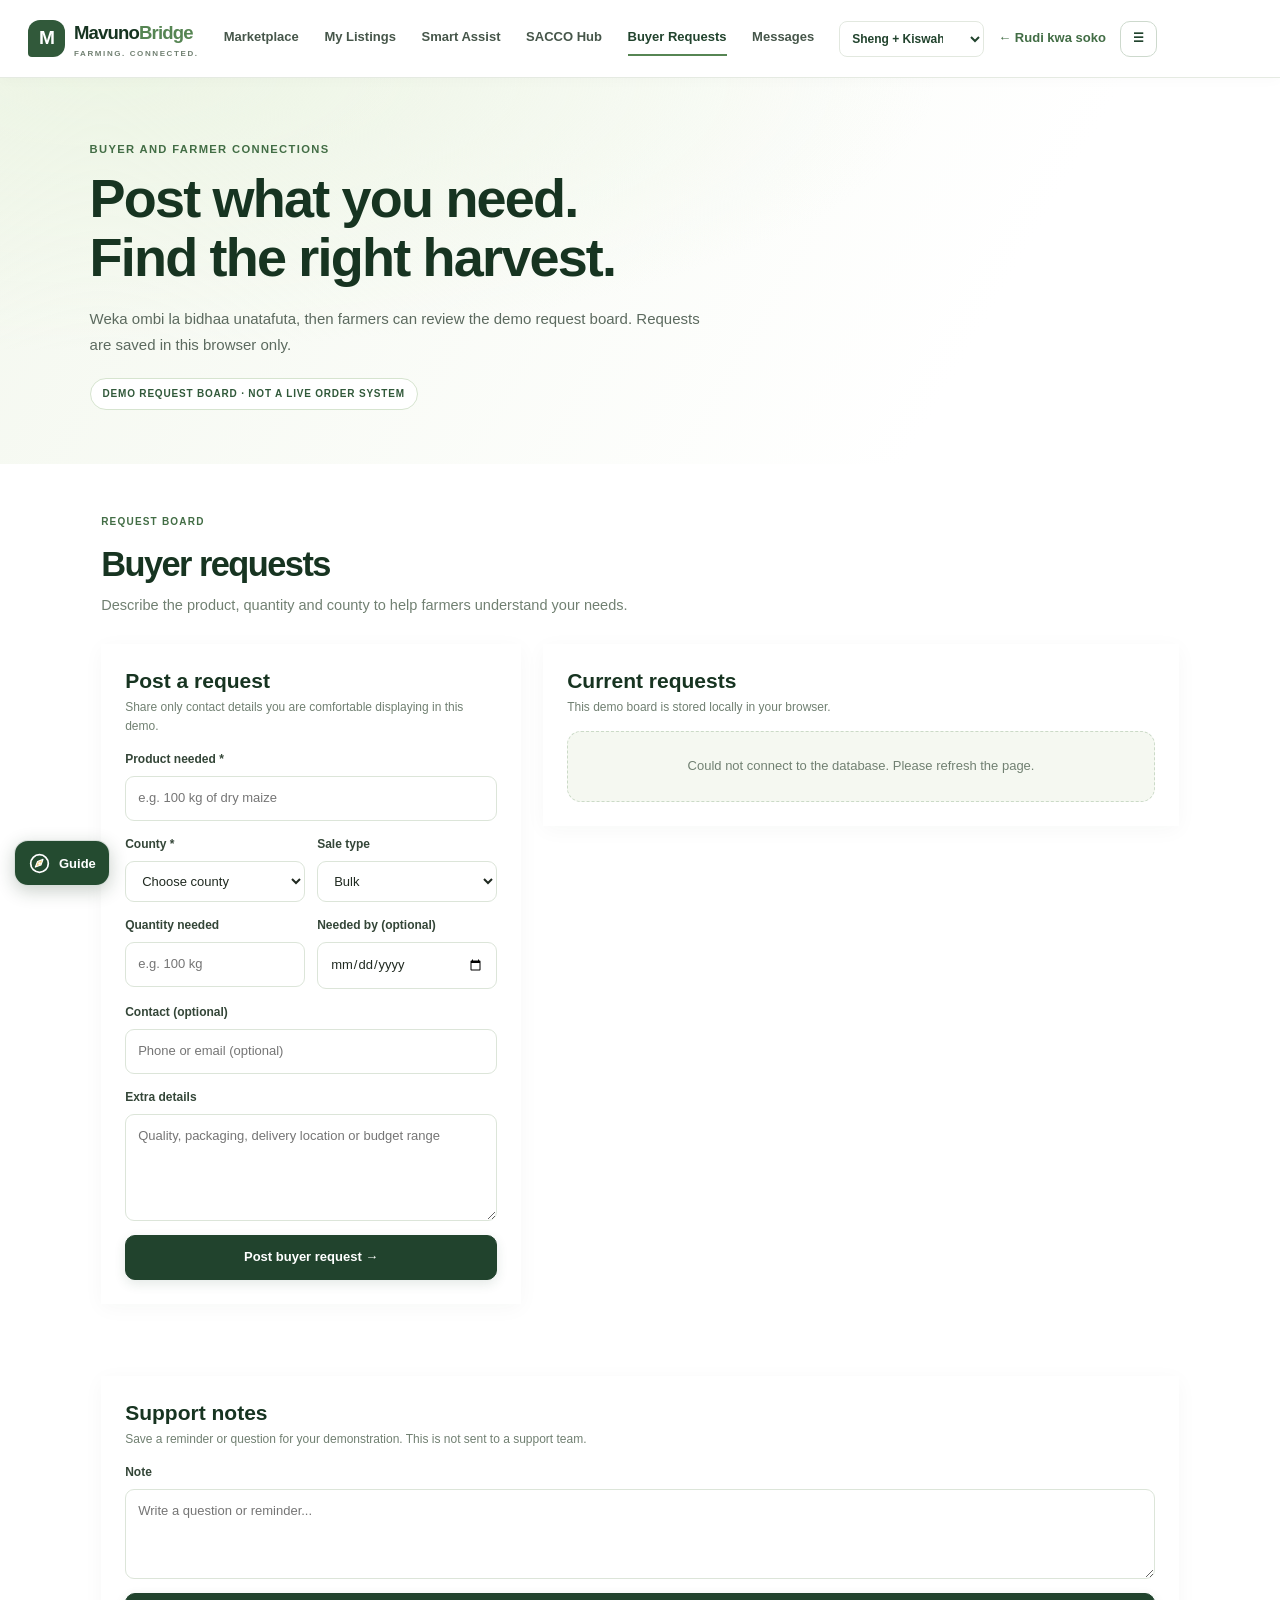
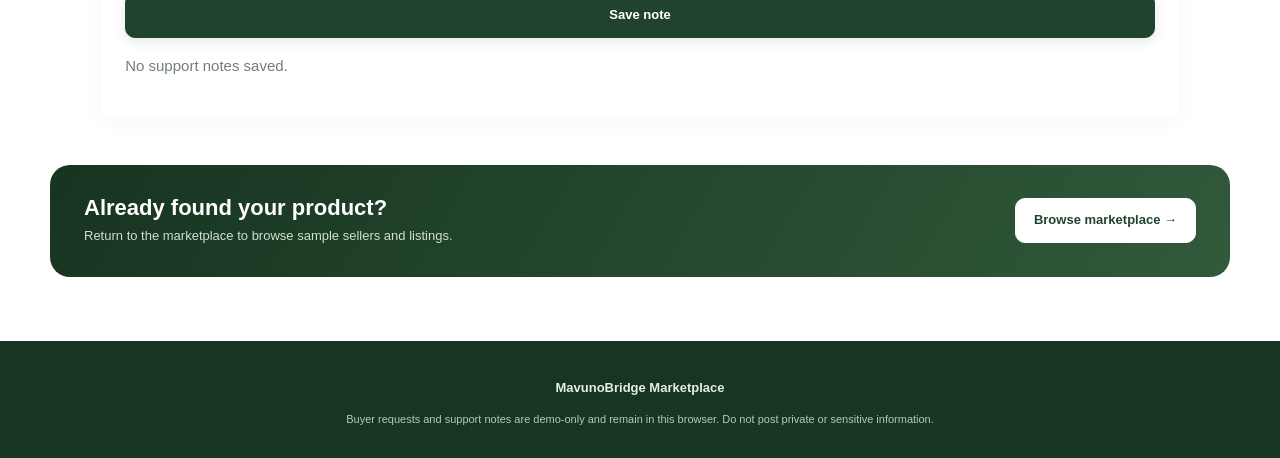
<file: buyer-requests.html>
<!DOCTYPE html>
<html lang="en">
  
<script src="website-tour.js?v=4" defer></script>

<head>
  <meta charset="UTF-8">
  <meta name="viewport" content="width=device-width, initial-scale=1.0">
  <meta name="theme-color" content="#183522">

  <title>Buyer Requests | MavunoBridge</title>

  <link rel="stylesheet" href="style.css?v=13">
  <link rel="stylesheet" href="pages.css?v=2">

  <script src="language.js?v=2" defer></script>
  <script src="chat.js?v=2" defer></script>
</head>

<body>
  <header class="topbar">
    <a class="brand" href="index.html">
      <span class="brand-mark">M</span>
      <span>
        Mavuno<span class="brand-light">Bridge</span>
        <small>FARMING. CONNECTED.</small>
      </span>
    </a>

    <nav class="page-nav" id="mainNav">
      <a href="index.html">Marketplace</a>
      <a href="my-listings.html">My Listings</a>
      <a href="smart-assist.html">Smart Assist</a>
      <a href="sacco.html">SACCO Hub</a>
      <a href="buyer-requests.html" aria-current="page">Buyer Requests</a>
      <a href="messages.html">Messages</a>
    </nav>

    <div class="top-actions">
      <label class="language-picker">
        <span class="sr-only">Choose language</span>
        <select id="languageSelect" aria-label="Choose language">
          <option value="mix">Sheng + Kiswahili</option>
          <option value="en">English</option>
          <option value="sw">Kiswahili</option>
        </select>
      </label>

      <a class="text-link" href="index.html">← Marketplace</a>

      <button
        class="button small"
        id="menuToggle"
        type="button"
        aria-label="Toggle navigation"
      >☰</button>
    </div>
  </header>

  <main class="page-shell">
    <section class="page-hero">
      <p class="eyebrow">BUYER AND FARMER CONNECTIONS</p>

      <h1>
        Post what you need.<br>
        Find the right harvest.
      </h1>

      <p>
        Weka ombi la bidhaa unatafuta, then farmers can review
        the demo request board. Requests are saved in this browser only.
      </p>

      <span class="demo-label">
        DEMO REQUEST BOARD · NOT A LIVE ORDER SYSTEM
      </span>
    </section>

    <section class="section page-section">
      <div class="section-heading">
        <div>
          <p class="eyebrow">REQUEST BOARD</p>
          <h2>Buyer requests</h2>

          <p class="muted">
            Describe the product, quantity and county to help farmers
            understand your needs.
          </p>
        </div>
      </div>

      <div class="board-grid">
        <section class="panel">
          <h2>Post a request</h2>

          <p class="muted">
            Share only contact details you are comfortable displaying
            in this demo.
          </p>

          <form class="stack-form" id="demandForm">
            <label>
              Product needed *
              <input
                id="dProduct"
                name="product"
                maxlength="100"
                placeholder="e.g. 100 kg of dry maize"
                required
              >
            </label>

            <div class="form-row">
              <label>
                County *
                <select id="dCounty" name="county" required>
                  <option value="">Choose county</option>
                </select>
              </label>

              <label>
                Sale type
                <select id="dType" name="type">
                  <option value="Bulk">Bulk</option>
                  <option value="Retail">Retail</option>
                  <option value="Both">Either</option>
                </select>
              </label>
            </div>

            <div class="form-row">
              <label>
                Quantity needed
                <input
                  id="dQty"
                  name="quantity"
                  maxlength="60"
                  placeholder="e.g. 100 kg"
                >
              </label>

              <label>
                Needed by (optional)
                <input id="dDate" name="date" type="date">
              </label>
            </div>

            <label>
              Contact (optional)
              <input
                id="dContact"
                name="contact"
                maxlength="100"
                placeholder="Phone or email (optional)"
              >
            </label>

            <label>
              Extra details
              <textarea
                id="dDetails"
                name="details"
                maxlength="600"
                rows="4"
                placeholder="Quality, packaging, delivery location or budget range"
              ></textarea>
            </label>

            <button class="button button-green" type="submit">
              Post buyer request →
            </button>
          </form>
        </section>

        <section class="panel">
          <h2>Current requests</h2>

          <p class="muted">
            This demo board is stored locally in your browser.
          </p>

          <div class="item-list" id="demandList">
            <p class="empty-note">Loading requests...</p>
          </div>
        </section>
      </div>
    </section>

    <section class="section page-section">
      <div class="panel">
        <h2>Support notes</h2>

        <p class="muted">
          Save a reminder or question for your demonstration.
          This is not sent to a support team.
        </p>

        <form class="ask-form" id="supportForm">
          <label>
            Note
            <textarea
              id="supportText"
              maxlength="500"
              rows="3"
              placeholder="Write a question or reminder..."
              required
            ></textarea>
          </label>

          <button class="button button-green" type="submit">
            Save note
          </button>
        </form>

        <div class="item-list" id="supportList" style="margin-top: 16px">
          <p class="muted">No support notes saved.</p>
        </div>
      </div>
    </section>

    <div class="page-cta">
      <div>
        <h2>Already found your product?</h2>
        <p>
          Return to the marketplace to browse sample sellers and listings.
        </p>
      </div>

      <a class="button button-light" href="index.html#marketplace">
        Browse marketplace →
      </a>
    </div>
  </main>

  <footer class="footer">
    <a href="index.html">MavunoBridge Marketplace</a>

    <p>
      Buyer requests and support notes are demo-only and remain in this
      browser. Do not post private or sensitive information.
    </p>
  </footer>
</body>
</html>
</file>
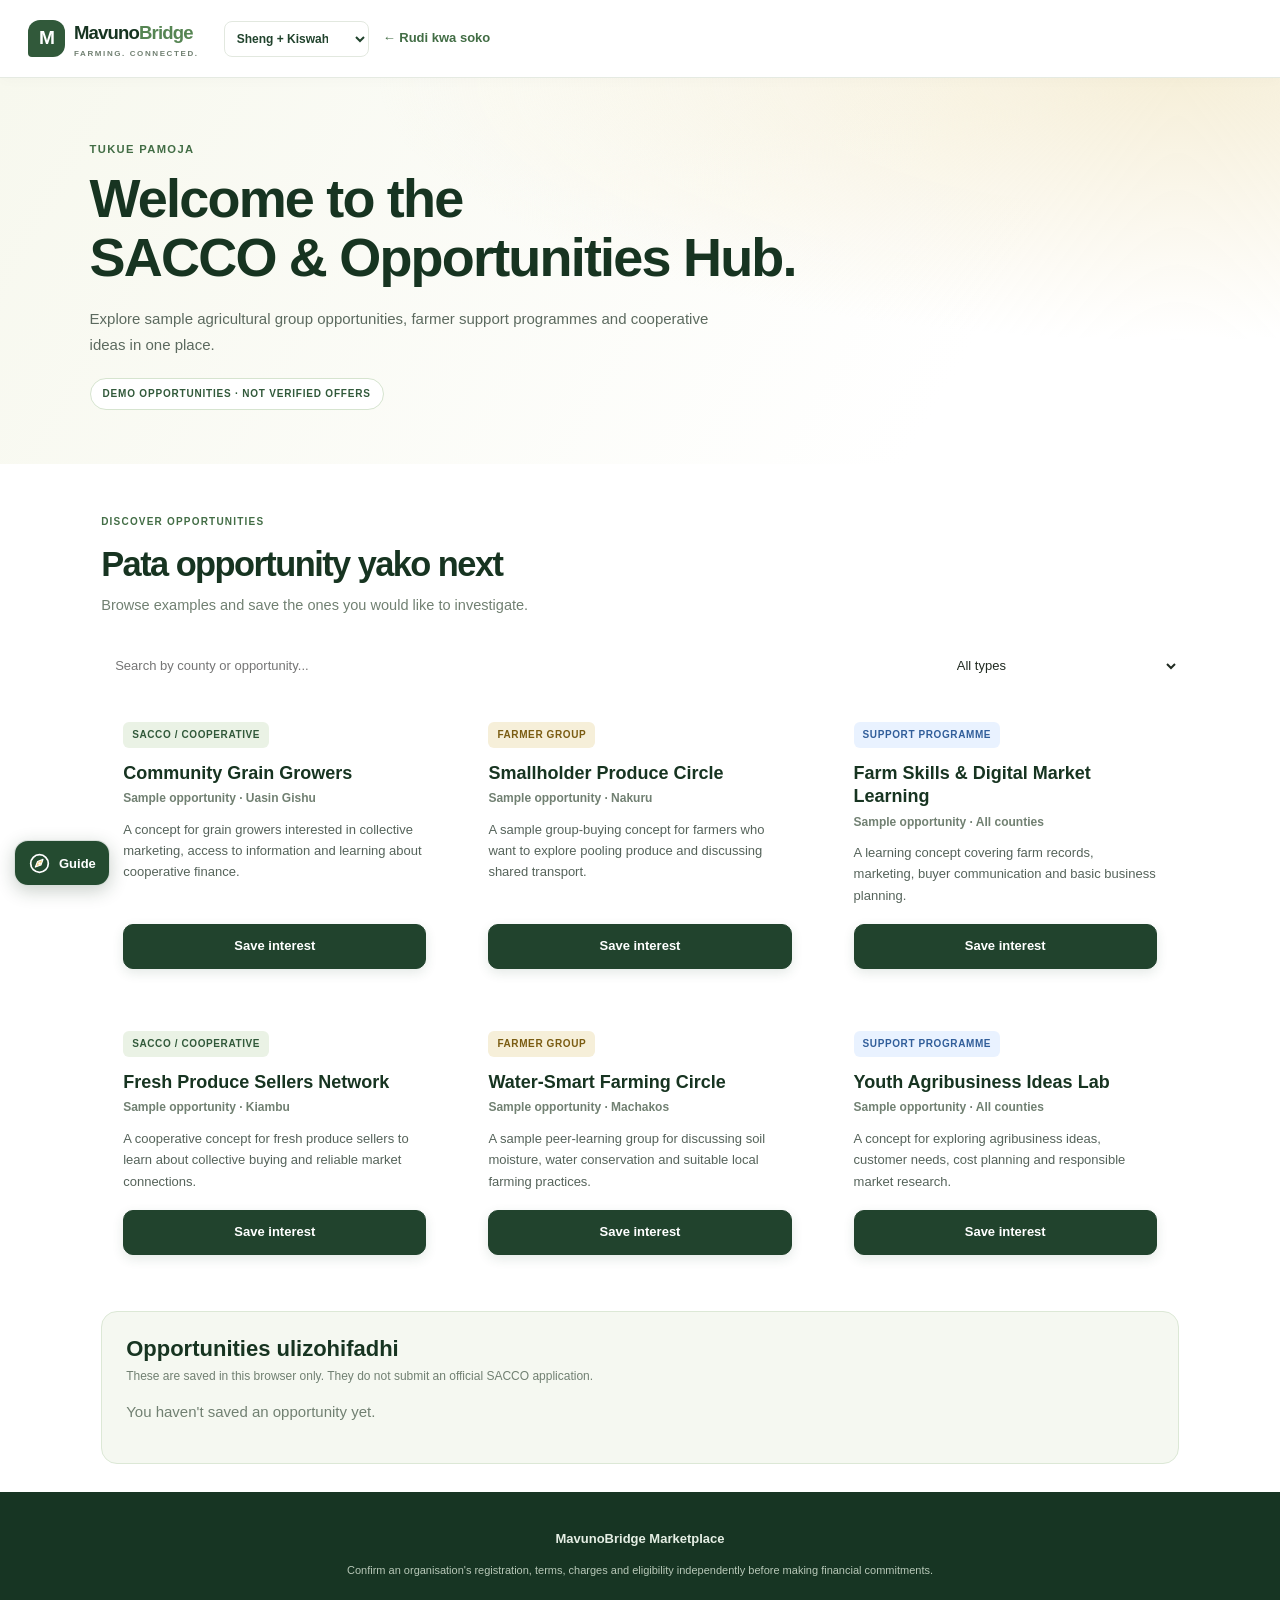
<file: sacco.html>
<!DOCTYPE html>
<html lang="en">

<script src="website-tour.js?v=4" defer></script>
<head>
  <meta charset="UTF-8">
  <meta name="viewport" content="width=device-width, initial-scale=1.0">
  <meta name="theme-color" content="#183522">

  <title>SACCO Hub | MavunoBridge</title>

  <link rel="stylesheet" href="style.css?v=13">
  <link rel="stylesheet" href="pages.css?v=2">

  <script src="language.js?v=2" defer></script>
  <script src="sacco.js?v=2" defer></script>
</head>
<body>
  <header class="topbar">
    <a class="brand" href="index.html">
      <span class="brand-mark">M</span>
      <span>Mavuno<span class="brand-light">Bridge</span><small>FARMING. CONNECTED.</small></span>
    </a>
    <div class="top-actions">
      <label class="language-picker">
        <span class="sr-only">Choose language</span>
        <select id="languageSelect" aria-label="Choose language">
          <option value="mix">Sheng + Kiswahili</option>
          <option value="en">English</option>
          <option value="sw">Kiswahili</option>
        </select>
      </label>
      <a href="index.html" class="text-link">← Marketplace</a>
    </div>
  </header>

  <main class="page-shell">
    <section class="page-hero sacco-hero">
      <p class="eyebrow">GROW TOGETHER</p>
      <h1>Welcome to the<br>SACCO & Opportunities Hub.</h1>
      <p>Explore sample agricultural group opportunities, farmer support programmes and cooperative ideas in one place.</p>
      <span class="demo-label">DEMO OPPORTUNITIES · NOT VERIFIED OFFERS</span>
    </section>

    <section class="section page-section">
      <div class="section-heading">
        <div>
          <p class="eyebrow">DISCOVER OPPORTUNITIES</p>
          <h2>Find your next opportunity</h2>
          <p class="muted">Browse examples and save the ones you would like to investigate.</p>
        </div>
      </div>

      <div class="sacco-controls">
        <input type="search" id="saccoSearch" placeholder="Search by county or opportunity..." aria-label="Search opportunities">
        <select id="saccoType" aria-label="Filter opportunity type">
          <option value="All">All types</option>
          <option value="SACCO">SACCO / cooperative</option>
          <option value="Group">Farmer group</option>
          <option value="Programme">Support programme</option>
        </select>
      </div>

      <div class="sacco-grid" id="saccoGrid">
        <article class="sacco-card" data-type="SACCO">
          <span class="opportunity-type">SACCO / COOPERATIVE</span>
          <h3>Community Grain Growers</h3>
          <p class="sacco-location">Sample opportunity · Uasin Gishu</p>
          <p>A concept for grain growers interested in collective marketing, access to information and learning about cooperative finance.</p>
          <button class="button button-green interest-button" data-opportunity="Community Grain Growers" type="button">Save interest</button>
        </article>

        <article class="sacco-card" data-type="Group">
          <span class="opportunity-type">FARMER GROUP</span>
          <h3>Smallholder Produce Circle</h3>
          <p class="sacco-location">Sample opportunity · Nakuru</p>
          <p>A sample group-buying concept for farmers who want to explore pooling produce and discussing shared transport.</p>
          <button class="button button-green interest-button" data-opportunity="Smallholder Produce Circle" type="button">Save interest</button>
        </article>

        <article class="sacco-card" data-type="Programme">
          <span class="opportunity-type">SUPPORT PROGRAMME</span>
          <h3>Farm Skills & Digital Market Learning</h3>
          <p class="sacco-location">Sample opportunity · All counties</p>
          <p>A learning concept covering farm records, marketing, buyer communication and basic business planning.</p>
          <button class="button button-green interest-button" data-opportunity="Farm Skills & Digital Market Learning" type="button">Save interest</button>
        </article>

        <article class="sacco-card" data-type="SACCO">
          <span class="opportunity-type">SACCO / COOPERATIVE</span>
          <h3>Fresh Produce Sellers Network</h3>
          <p class="sacco-location">Sample opportunity · Kiambu</p>
          <p>A cooperative concept for fresh produce sellers to learn about collective buying and reliable market connections.</p>
          <button class="button button-green interest-button" data-opportunity="Fresh Produce Sellers Network" type="button">Save interest</button>
        </article>

        <article class="sacco-card" data-type="Group">
          <span class="opportunity-type">FARMER GROUP</span>
          <h3>Water-Smart Farming Circle</h3>
          <p class="sacco-location">Sample opportunity · Machakos</p>
          <p>A sample peer-learning group for discussing soil moisture, water conservation and suitable local farming practices.</p>
          <button class="button button-green interest-button" data-opportunity="Water-Smart Farming Circle" type="button">Save interest</button>
        </article>

        <article class="sacco-card" data-type="Programme">
          <span class="opportunity-type">SUPPORT PROGRAMME</span>
          <h3>Youth Agribusiness Ideas Lab</h3>
          <p class="sacco-location">Sample opportunity · All counties</p>
          <p>A concept for exploring agribusiness ideas, customer needs, cost planning and responsible market research.</p>
          <button class="button button-green interest-button" data-opportunity="Youth Agribusiness Ideas Lab" type="button">Save interest</button>
        </article>
      </div>

      <div class="interest-panel">
        <h2>Saved interests</h2>
        <p class="muted">These are saved in this browser only. They do not submit an official SACCO application.</p>
        <div id="savedInterests">
          <p class="muted">You haven't saved an opportunity yet.</p>
        </div>
      </div>
    </section>
  </main>

  <footer class="footer">
    <a href="index.html">MavunoBridge Marketplace</a>
    <p>Confirm an organisation's registration, terms, charges and eligibility independently before making financial commitments.</p>
  </footer>
</body>
</html>
</file>
<file: style.css>
/* ==========================================================
   MAVUNOBRIDGE — COMPLETE MARKETPLACE STYLESHEET
   Olive green • Fresh white • Responsive Kenyan farm market
   ========================================================== */

/* -------------------- 1. DESIGN TOKENS -------------------- */

:root {
  --green-950: #173421;
  --green-900: #21432d;
  --green-850: #294d34;
  --green-800: #31593a;
  --green-700: #426d45;
  --green-600: #568553;
  --green-500: #729b62;
  --green-200: #d8e6cf;
  --green-100: #eaf2e5;
  --green-50: #f5f8f1;

  --olive-700: #696c36;
  --olive-500: #8b8c4d;

  --white: #ffffff;
  --ink: #202a21;
  --ink-soft: #566357;
  --muted: #718072;
  --line: #e2e8df;
  --line-strong: #cdd9c9;
  --surface: #ffffff;
  --surface-soft: #f7f9f5;
  --surface-green: #f1f6ed;

  --success: #2f7541;
  --warning: #9b6a19;
  --danger: #b13e36;

  --radius-sm: 8px;
  --radius-md: 13px;
  --radius-lg: 19px;
  --radius-xl: 25px;
  --radius-pill: 999px;

  --shadow-sm: 0 3px 12px rgba(26, 53, 33, 0.05);
  --shadow-md: 0 10px 28px rgba(26, 53, 33, 0.09);
  --shadow-lg: 0 20px 55px rgba(18, 42, 26, 0.18);

  --page-width: 1240px;
  --page-gutter: 28px;

  --font-heading: "Manrope", "DM Sans", Arial, sans-serif;
  --font-body: "DM Sans", Arial, sans-serif;
}

/* -------------------- 2. RESET & GLOBAL -------------------- */

* {
  box-sizing: border-box;
}

html {
  scroll-behavior: smooth;
  scroll-padding-top: 95px;
}

body {
  margin: 0;
  color: var(--ink);
  background: #fff;
  font-family: var(--font-body);
  font-size: 15px;
  line-height: 1.6;
  -webkit-font-smoothing: antialiased;
  text-rendering: optimizeLegibility;
}

body.modal-open {
  overflow: hidden;
}

img {
  max-width: 100%;
}

button,
input,
select,
textarea {
  font: inherit;
}

button,
select {
  cursor: pointer;
}

button,
a,
input,
select,
textarea {
  -webkit-tap-highlight-color: transparent;
}

a {
  color: var(--green-700);
  text-decoration: none;
}

a:hover {
  color: var(--green-900);
}

button:focus-visible,
a:focus-visible,
input:focus-visible,
select:focus-visible,
textarea:focus-visible {
  outline: 3px solid rgba(114, 155, 98, 0.55);
  outline-offset: 3px;
}

button:disabled {
  cursor: not-allowed;
  opacity: 0.65;
}

h1,
h2,
h3,
h4,
p {
  overflow-wrap: anywhere;
}

h1,
h2,
h3,
h4 {
  margin-top: 0;
  font-family: var(--font-heading);
  line-height: 1.22;
}

p {
  margin-top: 0;
}

.hidden,
[hidden] {
  display: none !important;
}

.skip-link {
  position: absolute;
  z-index: 10000;
  top: 8px;
  left: 8px;
  padding: 10px 14px;
  transform: translateY(-150%);
  border-radius: var(--radius-sm);
  background: var(--green-950);
  color: white;
}

.skip-link:focus {
  transform: translateY(0);
}

.section-wrap {
  width: min(var(--page-width), calc(100% - var(--page-gutter) * 2));
  margin-right: auto;
  margin-left: auto;
}

/* -------------------- 3. SHARED BUTTONS -------------------- */

.primary-btn,
.outline-btn,
.text-btn {
  display: inline-flex;
  align-items: center;
  justify-content: center;
  gap: 8px;
  min-height: 44px;
  padding: 11px 17px;
  border: 1px solid transparent;
  border-radius: var(--radius-sm);
  font-size: 0.9rem;
  font-weight: 700;
  line-height: 1.25;
  text-align: center;
  transition:
    background-color 160ms ease,
    border-color 160ms ease,
    color 160ms ease,
    box-shadow 160ms ease,
    transform 160ms ease;
}

.primary-btn {
  background: var(--green-800);
  color: white;
  box-shadow: 0 4px 10px rgba(33, 67, 45, 0.1);
}

.primary-btn:hover {
  transform: translateY(-1px);
  background: var(--green-950);
  color: white;
  box-shadow: 0 6px 15px rgba(33, 67, 45, 0.16);
}

.outline-btn {
  border-color: var(--line-strong);
  background: white;
  color: var(--green-900);
}

.outline-btn:hover {
  border-color: var(--green-600);
  background: var(--green-50);
  color: var(--green-950);
}

.text-btn {
  min-height: 35px;
  padding: 7px 4px;
  border: 0;
  background: transparent;
  color: var(--green-800);
}

.text-btn:hover {
  color: var(--green-950);
  text-decoration: underline;
  text-underline-offset: 3px;
}

.primary-btn:active,
.outline-btn:active {
  transform: translateY(0);
}

/* -------------------- 4. HEADER & NAVIGATION -------------------- */

.topbar {
  position: sticky;
  z-index: 500;
  top: 0;
  display: flex;
  align-items: center;
  gap: 25px;
  width: 100%;
  min-height: 78px;
  padding: 12px max(var(--page-gutter), calc((100vw - var(--page-width)) / 2));
  border-bottom: 1px solid rgba(226, 232, 223, 0.88);
  background: rgba(255, 255, 255, 0.96);
  box-shadow: 0 2px 13px rgba(28, 53, 33, 0.025);
  backdrop-filter: blur(16px);
}

.brand {
  display: inline-flex;
  flex: 0 0 auto;
  align-items: center;
  gap: 9px;
  color: var(--green-950);
  font-family: var(--font-heading);
  font-size: 1.16rem;
  font-weight: 800;
  letter-spacing: -0.045em;
}

.brand:hover {
  color: var(--green-950);
}

.brand-mark {
  display: inline-grid;
  width: 37px;
  height: 37px;
  place-items: center;
  border-radius: 12px 12px 12px 4px;
  background: var(--green-800);
  color: white;
  font-family: var(--font-heading);
  font-size: 1.2rem;
  font-weight: 800;
  letter-spacing: -0.04em;
}

.brand-name {
  white-space: nowrap;
}

.brand-green {
  color: var(--green-600);
}

.main-nav {
  display: flex;
  flex: 1 1 auto;
  align-items: center;
  justify-content: center;
  gap: clamp(12px, 1.5vw, 23px);
}

.main-nav a {
  position: relative;
  padding: 9px 0;
  color: #48584a;
  font-size: 0.84rem;
  font-weight: 600;
  white-space: nowrap;
}

.main-nav a::after {
  position: absolute;
  right: 0;
  bottom: 3px;
  left: 0;
  height: 2px;
  transform: scaleX(0);
  transform-origin: left;
  border-radius: var(--radius-pill);
  background: var(--green-600);
  content: "";
  transition: transform 160ms ease;
}

.main-nav a:hover {
  color: var(--green-950);
}

.main-nav a:hover::after {
  transform: scaleX(1);
}

.header-actions {
  display: flex;
  flex: 0 0 auto;
  align-items: center;
  justify-content: flex-end;
  gap: 9px;
}

.language-control {
  display: grid;
  gap: 2px;
}

.language-label {
  color: var(--muted);
  font-size: 0.64rem;
  font-weight: 700;
}

#languageSelect {
  max-width: 145px;
  min-height: 36px;
  padding: 6px 24px 6px 8px;
  border: 1px solid var(--line);
  border-radius: var(--radius-sm);
  background: #fff;
  color: var(--green-900);
  font-size: 0.75rem;
  font-weight: 600;
}

.header-actions > .outline-btn {
  min-height: 38px;
  padding: 8px 11px;
  font-size: 0.8rem;
}

.user-chip {
  display: flex;
  align-items: center;
  gap: 9px;
  padding: 6px 10px;
  border: 1px solid var(--line);
  border-radius: var(--radius-pill);
  background: var(--surface-soft);
  color: var(--green-900);
  font-size: 0.77rem;
  font-weight: 700;
}

.user-chip .text-btn {
  min-height: auto;
  padding: 2px;
  font-size: 0.74rem;
}

.cart-button {
  white-space: nowrap;
}

.cart-count {
  display: inline-grid;
  min-width: 22px;
  height: 22px;
  padding: 1px 5px;
  place-items: center;
  border-radius: var(--radius-pill);
  background: var(--green-100);
  color: var(--green-900);
  font-size: 0.72rem;
  font-weight: 800;
}

.menu-button {
  display: none;
  width: 42px;
  height: 42px;
  flex: 0 0 auto;
  place-items: center;
  border: 1px solid var(--line);
  border-radius: 10px;
  background: #fff;
  color: var(--green-900);
  font-size: 1.3rem;
}

/* -------------------- 5. HERO SECTION -------------------- */

.hero {
  position: relative;
  display: grid;
  grid-template-columns: minmax(0, 1.04fr) minmax(310px, 0.96fr);
  align-items: center;
  gap: clamp(28px, 5vw, 70px);
  min-height: 490px;
  padding: 60px max(var(--page-gutter), calc((100vw - var(--page-width)) / 2));
  overflow: hidden;
  background:
    radial-gradient(ellipse at 0% 0%, rgba(232, 242, 224, 0.94), transparent 45%),
    linear-gradient(120deg, #f8faf5 0%, #f0f5e9 58%, #e6efdf 100%);
}

.hero-content {
  position: relative;
  z-index: 1;
  max-width: 620px;
}

.eyebrow {
  display: inline-flex;
  align-items: center;
  gap: 7px;
  color: var(--green-700);
  font-size: 0.7rem;
  font-weight: 800;
  letter-spacing: 0.12em;
  line-height: 1.5;
  text-transform: uppercase;
}

.hero h1 {
  max-width: 650px;
  margin: 17px 0 20px;
  color: var(--green-950);
  font-family: var(--font-heading);
  font-size: clamp(2.45rem, 4.8vw, 4.45rem);
  font-weight: 800;
  letter-spacing: -0.065em;
  line-height: 1.08;
}

.hero h1 span {
  display: block;
  color: var(--green-600);
}

.hero-description {
  max-width: 570px;
  margin-bottom: 25px;
  color: #5a6a5b;
  font-size: clamp(0.95rem, 1.2vw, 1.06rem);
  line-height: 1.8;
}

.hero-buttons {
  display: flex;
  flex-wrap: wrap;
  align-items: center;
  gap: 12px;
}

.hero-buttons .primary-btn,
.hero-buttons .outline-btn {
  min-height: 49px;
  padding: 13px 18px;
}

.hero-stats {
  display: flex;
  flex-wrap: wrap;
  gap: clamp(22px, 4vw, 46px);
  margin-top: 37px;
  padding-top: 23px;
  border-top: 1px solid rgba(49, 89, 58, 0.15);
}

.hero-stat {
  display: grid;
  gap: 3px;
}

.hero-stat strong {
  color: var(--green-950);
  font-family: var(--font-heading);
  font-size: 1.25rem;
  font-weight: 800;
  letter-spacing: -0.035em;
}

.hero-stat span {
  color: var(--muted);
  font-size: 0.76rem;
}

.demo-note {
  margin: 19px 0 0;
  color: #748174;
  font-size: 0.72rem;
  line-height: 1.6;
}

.demo-note > span {
  color: var(--green-600);
  font-size: 0.65rem;
}

.hero-visual {
  position: relative;
  min-height: 365px;
  overflow: hidden;
  border: 7px solid rgba(255, 255, 255, 0.76);
  border-radius: 34px 34px 12px 34px;
  background-color: #dce9d3;
  background-image:
    linear-gradient(0deg, rgba(20, 48, 28, 0.17), transparent 52%),
    url("https://images.unsplash.com/photo-1542838132-92c53300491e?auto=format&fit=crop&w=1100&q=80");
  background-position: center;
  background-size: cover;
  box-shadow: var(--shadow-lg);
}

.hero-visual::before {
  position: absolute;
  inset: 0;
  border: 1px solid rgba(255, 255, 255, 0.28);
  border-radius: inherit;
  content: "";
  pointer-events: none;
}

.hero-visual-tag {
  position: absolute;
  right: 18px;
  bottom: 18px;
  left: 18px;
  display: flex;
  align-items: center;
  gap: 12px;
  padding: 14px 16px;
  border: 1px solid rgba(255, 255, 255, 0.65);
  border-radius: 15px;
  background: rgba(255, 255, 255, 0.94);
  box-shadow: var(--shadow-sm);
  backdrop-filter: blur(12px);
}

.hero-tag-icon {
  display: grid;
  width: 43px;
  height: 43px;
  flex: 0 0 auto;
  place-items: center;
  border-radius: 12px;
  background: var(--green-100);
  font-size: 1.35rem;
}

.hero-visual-tag strong,
.hero-visual-tag small {
  display: block;
}

.hero-visual-tag strong {
  color: var(--green-950);
  font-family: var(--font-heading);
  font-size: 0.9rem;
  font-weight: 800;
}

.hero-visual-tag small {
  margin-top: 3px;
  color: var(--muted);
  font-size: 0.73rem;
}

/* -------------------- 6. SECTION HEADINGS -------------------- */

.category-section,
.marketplace,
.feature-area {
  padding-top: 67px;
}

.section-heading {
  display: flex;
  align-items: flex-end;
  justify-content: space-between;
  gap: 25px;
  margin-bottom: 26px;
}

.section-heading > div {
  min-width: 0;
}

.section-heading h2 {
  margin: 7px 0 7px;
  color: var(--green-950);
  font-family: var(--font-heading);
  font-size: clamp(1.65rem, 3vw, 2.15rem);
  font-weight: 800;
  letter-spacing: -0.045em;
}

.section-heading p {
  margin: 0;
  color: var(--muted);
  font-size: 0.91rem;
  line-height: 1.7;
}

.section-heading > .text-btn {
  flex: 0 0 auto;
}

/* -------------------- 7. CATEGORY CARDS -------------------- */

.category-grid {
  display: grid;
  grid-template-columns: repeat(5, minmax(0, 1fr));
  gap: 15px;
}

.category-card {
  position: relative;
  display: block;
  min-width: 0;
  aspect-ratio: 1.23 / 1;
  padding: 0;
  overflow: hidden;
  border: 2px solid transparent;
  border-radius: var(--radius-lg);
  background: #e6efdf;
  box-shadow: var(--shadow-sm);
  color: white;
  text-align: left;
  isolation: isolate;
  transition:
    transform 170ms ease,
    border-color 170ms ease,
    box-shadow 170ms ease;
}

.category-card:hover {
  transform: translateY(-3px);
  box-shadow: var(--shadow-md);
}

.category-card.selected {
  border-color: var(--green-600);
  box-shadow:
    0 0 0 3px rgba(86, 133, 83, 0.13),
    var(--shadow-md);
}

.cat-image {
  position: absolute;
  z-index: -2;
  inset: 0;
  display: block;
  background-position: center;
  background-size: cover;
  background-repeat: no-repeat;
  transition: transform 250ms ease;
}

.category-card:hover .cat-image {
  transform: scale(1.055);
}

.cat-shade {
  position: absolute;
  z-index: -1;
  inset: 0;
  background:
    linear-gradient(
      180deg,
      rgba(20, 41, 25, 0.01) 8%,
      rgba(20, 41, 25, 0.1) 42%,
      rgba(20, 41, 25, 0.78) 100%
    );
}

.cat-name {
  position: absolute;
  right: 11px;
  bottom: 13px;
  left: 12px;
  color: white;
  font-family: var(--font-heading);
  font-size: clamp(0.86rem, 1.3vw, 1.04rem);
  font-weight: 800;
  line-height: 1.2;
  text-shadow: 0 1px 5px rgba(0, 0, 0, 0.22);
}

.category-loading {
  grid-column: 1 / -1;
  display: flex;
  align-items: center;
  gap: 10px;
  min-height: 80px;
  padding: 20px;
  border: 1px dashed var(--line-strong);
  border-radius: var(--radius-md);
  color: var(--muted);
}

.loading-dot {
  display: inline-block;
  width: 10px;
  height: 10px;
  flex: 0 0 auto;
  border-radius: 50%;
  background: var(--green-600);
  animation: loading-pulse 1.1s ease-in-out infinite;
}

@keyframes loading-pulse {
  0%, 100% {
    transform: scale(0.85);
    opacity: 0.5;
  }

  50% {
    transform: scale(1.15);
    opacity: 1;
  }
}

/* -------------------- 8. MARKETPLACE FILTER BAR -------------------- */

.marketplace {
  scroll-margin-top: 95px;
}

.marketplace-heading {
  margin-bottom: 22px;
}

.filters {
  display: grid;
  grid-template-columns: minmax(210px, 1.8fr) repeat(5, minmax(125px, 1fr)) auto;
  align-items: end;
  gap: 10px;
  padding: 16px;
  border: 1px solid var(--line);
  border-radius: var(--radius-lg);
  background: var(--surface-soft);
}

.search-box {
  display: flex;
  align-items: center;
  gap: 9px;
  min-width: 0;
  min-height: 43px;
  padding: 0 12px;
  border: 1px solid var(--line-strong);
  border-radius: var(--radius-sm);
  background: white;
}

.search-box:focus-within {
  border-color: var(--green-600);
  box-shadow: 0 0 0 3px rgba(86, 133, 83, 0.1);
}

.search-icon {
  flex: 0 0 auto;
  color: var(--green-700);
  font-size: 1.5rem;
  line-height: 1;
}

.search-box input {
  width: 100%;
  min-width: 0;
  min-height: 40px;
  padding: 8px 0;
  border: 0;
  outline: 0;
  background: transparent;
  color: var(--ink);
  font-size: 0.83rem;
}

.search-box input:focus-visible {
  outline: 0;
}

.search-box input::placeholder {
  color: #95a095;
}

.filter-control {
  display: grid;
  min-width: 0;
  gap: 5px;
}

.filter-control > span {
  color: #6e7b6e;
  font-size: 0.68rem;
  font-weight: 700;
}

.filter-control select {
  width: 100%;
  min-width: 0;
  min-height: 43px;
  padding: 9px 23px 9px 10px;
  border: 1px solid var(--line-strong);
  border-radius: var(--radius-sm);
  background: white;
  color: #39483b;
  font-size: 0.77rem;
}

.filter-control select:hover {
  border-color: var(--green-500);
}

.clear-filters {
  min-height: 43px;
  padding: 10px 12px;
  font-size: 0.77rem;
  white-space: nowrap;
}

/* -------------------- 9. PRICE GUIDE -------------------- */

.fair-guide {
  display: flex;
  align-items: center;
  justify-content: space-between;
  gap: 25px;
  margin-top: 15px;
  padding: 18px 20px;
  border: 1px solid #dfe8d8;
  border-radius: var(--radius-md);
  background:
    linear-gradient(105deg, #f2f7ed, #f9fbf6);
}

.fair-guide-intro {
  display: flex;
  align-items: flex-start;
  gap: 12px;
  min-width: 0;
}

.fair-guide-icon {
  display: grid;
  width: 40px;
  height: 40px;
  flex: 0 0 auto;
  place-items: center;
  border-radius: 12px;
  background: white;
  box-shadow: var(--shadow-sm);
  font-size: 1.25rem;
}

.fair-guide-intro strong {
  display: block;
  margin-bottom: 3px;
  color: var(--green-950);
  font-family: var(--font-heading);
  font-size: 0.88rem;
  font-weight: 800;
}

.fair-guide-intro p {
  max-width: 460px;
  margin: 0;
  color: var(--muted);
  font-size: 0.76rem;
  line-height: 1.55;
}

.fair-guide-prices {
  display: flex;
  flex-wrap: wrap;
  justify-content: flex-end;
  gap: 10px 20px;
}

.fair-guide-prices > span {
  display: grid;
  gap: 2px;
}

.fair-guide-prices small {
  color: var(--muted);
  font-size: 0.68rem;
}

.fair-guide-prices strong {
  color: var(--green-900);
  font-size: 0.81rem;
}

/* -------------------- 10. LISTING RESULTS -------------------- */

.result-row {
  display: flex;
  align-items: center;
  justify-content: space-between;
  gap: 15px;
  min-height: 52px;
  padding: 13px 1px;
  color: var(--muted);
  font-size: 0.8rem;
}

#resultCount {
  font-weight: 700;
}

.active-category {
  color: var(--green-700);
  font-weight: 700;
}

.listing-grid {
  display: grid;
  grid-template-columns: repeat(4, minmax(0, 1fr));
  align-items: stretch;
  gap: 20px;
}

.listing-loading {
  grid-column: 1 / -1;
  display: flex;
  align-items: center;
  gap: 12px;
  min-height: 130px;
  padding: 22px;
  border: 1px dashed var(--line-strong);
  border-radius: var(--radius-lg);
  color: var(--muted);
}

.listing-loading p {
  margin: 0;
}

.product-card {
  display: flex;
  min-width: 0;
  flex-direction: column;
  overflow: hidden;
  border: 1px solid var(--line);
  border-radius: var(--radius-lg);
  background: white;
  box-shadow: var(--shadow-sm);
  transition:
    transform 180ms ease,
    border-color 180ms ease,
    box-shadow 180ms ease;
}

.product-card:hover {
  transform: translateY(-3px);
  border-color: #c9d9c3;
  box-shadow: var(--shadow-md);
}

.product-image-wrap {
  position: relative;
  min-height: 180px;
  overflow: hidden;
  background: linear-gradient(135deg, #edf4e7, #dce8d3);
}

.product-image {
  display: block;
  width: 100%;
  height: 198px;
  object-fit: cover;
  object-position: center;
  background: #edf4e7;
  color: var(--green-800);
  font-size: 0.8rem;
}

.product-image-fallback {
  display: flex;
  width: 100%;
  min-height: 180px;
  align-items: center;
  justify-content: center;
  background: linear-gradient(135deg, #edf4e7, #dce8d3);
  color: var(--green-800);
  font-size: 0.85rem;
  font-weight: 700;
  text-align: center;
}

.sale-badge,
.demo-badge {
  position: absolute;
  z-index: 1;
  display: inline-flex;
  align-items: center;
  justify-content: center;
  max-width: calc(100% - 20px);
  padding: 6px 9px;
  border: 1px solid rgba(255, 255, 255, 0.65);
  border-radius: var(--radius-pill);
  font-size: 0.64rem;
  font-weight: 800;
  line-height: 1.15;
  overflow-wrap: anywhere;
}

.sale-badge {
  top: 11px;
  left: 11px;
  background: rgba(255, 255, 255, 0.94);
  color: var(--green-900);
}

.demo-badge {
  right: 10px;
  bottom: 10px;
  background: rgba(31, 63, 42, 0.92);
  color: white;
  letter-spacing: 0.035em;
}

.product-body {
  display: flex;
  flex: 1;
  flex-direction: column;
  padding: 16px;
}

.product-body > small {
  margin-bottom: 6px;
  color: var(--green-700);
  font-size: 0.69rem;
  font-weight: 800;
  letter-spacing: 0.055em;
  text-transform: uppercase;
}

.product-body h3 {
  min-height: 44px;
  margin: 0 0 9px;
  color: var(--green-950);
  font-size: 1.03rem;
  font-weight: 800;
  letter-spacing: -0.025em;
  line-height: 1.35;
}

.product-body .location {
  margin: 0 0 9px;
  color: var(--muted);
  font-size: 0.75rem;
}

.seller-trust-note {
  margin: 0 0 6px;
  color: #788277;
  font-size: 0.66rem;
  line-height: 1.45;
}

.seller-review-summary {
  min-height: 29px;
  margin: 0 0 9px;
  color: var(--green-700);
  font-size: 0.68rem;
  line-height: 1.45;
}

.product-body .price {
  margin: 4px 0 8px;
  color: var(--green-900);
  font-family: var(--font-heading);
  font-size: 1.27rem;
  font-weight: 800;
  letter-spacing: -0.035em;
  line-height: 1.3;
}

.product-body .price span {
  color: var(--muted);
  font-family: var(--font-body);
  font-size: 0.73rem;
  font-weight: 500;
  letter-spacing: 0;
}

.fair {
  display: inline-flex;
  align-self: flex-start;
  align-items: center;
  max-width: 100%;
  margin: 0 0 5px;
  padding: 5px 8px;
  border-radius: 6px;
  font-size: 0.64rem;
  font-weight: 800;
  line-height: 1.35;
}

.fair-within {
  background: #eaf5e8;
  color: #2f703b;
}

.fair-below {
  background: #e9f3f7;
  color: #30677a;
}

.fair-above {
  background: #fff1e5;
  color: #98551f;
}

.fair-no-guide {
  background: #f0f2ed;
  color: #647063;
}

.fair-detail {
  margin: 0 0 8px;
  color: #829081;
  font-size: 0.65rem;
  line-height: 1.45;
}

.product-body .quantity {
  margin: 0 0 10px;
  color: #657365;
  font-size: 0.74rem;
  line-height: 1.55;
}

.product-description {
  margin: 0 0 13px;
  color: #637163;
  font-size: 0.78rem;
  line-height: 1.6;
}

.card-actions {
  display: grid;
  grid-template-columns: repeat(2, minmax(0, 1fr));
  gap: 7px;
  margin-top: auto;
  padding-top: 8px;
}

.card-actions button,
.card-actions a {
  display: inline-flex;
  min-width: 0;
  min-height: 36px;
  align-items: center;
  justify-content: center;
  padding: 8px 7px;
  border: 1px solid var(--line-strong);
  border-radius: 7px;
  background: white;
  color: var(--green-900);
  font-size: 0.7rem;
  font-weight: 700;
  line-height: 1.35;
  text-align: center;
  overflow-wrap: anywhere;
  transition: background-color 150ms ease, border-color 150ms ease;
}

.card-actions button:hover,
.card-actions a:hover {
  border-color: var(--green-500);
  background: var(--green-50);
}

.card-actions button.primary {
  border-color: var(--green-800);
  background: var(--green-800);
  color: white;
}

.card-actions button.primary:hover {
  border-color: var(--green-950);
  background: var(--green-950);
}

.card-actions .mb-action-button {
  border-color: #d2e2cb;
  background: #f5faf1;
  color: #315b36;
}

.card-actions .call-link {
  border-color: #d6e4d0;
  background: #edf5e8;
}

.mb-load-more {
  display: flex;
  width: fit-content;
  margin: 24px auto 0;
}

.mb-load-more[hidden] {
  display: none !important;
}

/* -------------------- 11. EMPTY RESULTS -------------------- */

.empty-state {
  padding: 48px 20px;
  border: 1px dashed var(--line-strong);
  border-radius: var(--radius-lg);
  background: var(--surface-soft);
  text-align: center;
}

.empty-icon {
  margin-bottom: 12px;
  font-size: 2.5rem;
}

.empty-state h3 {
  margin-bottom: 8px;
  color: var(--green-950);
  font-size: 1.3rem;
}

.empty-state p {
  max-width: 480px;
  margin: 0 auto 20px;
  color: var(--muted);
  font-size: 0.88rem;
}

.empty-actions {
  display: flex;
  flex-wrap: wrap;
  justify-content: center;
  gap: 10px;
}

/* -------------------- 12. FEATURE DESTINATION CARDS -------------------- */

.feature-area {
  padding-bottom: 65px;
}

.feature-strip {
  display: grid;
  grid-template-columns: repeat(3, minmax(0, 1fr));
  gap: 18px;
}

.destination-card {
  position: relative;
  min-width: 0;
  padding: 23px;
  overflow: hidden;
  border: 1px solid var(--line);
  border-radius: var(--radius-lg);
  background:
    linear-gradient(145deg, #fff 0%, #f7faf4 100%);
  box-shadow: var(--shadow-sm);
  transition:
    transform 170ms ease,
    box-shadow 170ms ease,
    border-color 170ms ease;
}

.destination-card:hover {
  transform: translateY(-3px);
  border-color: #d2e2cb;
  box-shadow: var(--shadow-md);
}

.destination-icon {
  display: grid;
  width: 48px;
  height: 48px;
  margin-bottom: 16px;
  place-items: center;
  border-radius: 15px;
  background: var(--green-100);
  font-size: 1.45rem;
}

.destination-card h3 {
  margin: 0 0 8px;
  color: var(--green-950);
  font-size: 1.08rem;
  font-weight: 800;
}

.destination-card p {
  min-height: 49px;
  margin: 0 0 15px;
  color: var(--muted);
  font-size: 0.84rem;
  line-height: 1.65;
}

.destination-card a {
  display: inline-flex;
  align-items: center;
  gap: 6px;
  font-size: 0.8rem;
  font-weight: 800;
}

.destination-card a:hover {
  text-decoration: underline;
  text-underline-offset: 4px;
}

/* -------------------- 13. LISTING & CART MODALS -------------------- */

.modal {
  position: fixed;
  z-index: 6000;
  inset: 0;
  display: flex;
  align-items: center;
  justify-content: center;
  padding: 18px;
  overflow-y: auto;
  background: rgba(14, 32, 19, 0.58);
  backdrop-filter: blur(5px);
}

.modal-card {
  position: relative;
  width: min(760px, 100%);
  max-height: min(90vh, 900px);
  padding: clamp(20px, 4vw, 32px);
  overflow-y: auto;
  border: 1px solid rgba(255, 255, 255, 0.75);
  border-radius: var(--radius-xl);
  background: white;
  box-shadow: var(--shadow-lg);
  animation: modal-appear 170ms ease-out;
}

@keyframes modal-appear {
  from {
    transform: translateY(9px) scale(0.99);
    opacity: 0;
  }

  to {
    transform: translateY(0) scale(1);
    opacity: 1;
  }
}

.modal-card h2 {
  margin: 9px 45px 8px 0;
  color: var(--green-950);
  font-size: clamp(1.45rem, 3vw, 1.9rem);
  letter-spacing: -0.045em;
}

.modal-intro {
  margin: 0 0 22px;
  color: var(--muted);
  font-size: 0.86rem;
}

.modal-close {
  position: absolute;
  z-index: 1;
  top: 17px;
  right: 17px;
  display: grid;
  width: 39px;
  height: 39px;
  place-items: center;
  border: 1px solid var(--line);
  border-radius: 50%;
  background: white;
  color: var(--green-900);
  font-size: 1.65rem;
  line-height: 1;
  transition: background-color 150ms ease, border-color 150ms ease;
}

.modal-close:hover {
  border-color: var(--line-strong);
  background: var(--green-50);
}

.form-grid {
  display: grid;
  grid-template-columns: repeat(2, minmax(0, 1fr));
  gap: 15px;
}

.form-grid > label {
  display: flex;
  min-width: 0;
  flex-direction: column;
  gap: 7px;
  color: #3b4c3d;
  font-size: 0.79rem;
  font-weight: 700;
}

.form-grid > label.wide {
  grid-column: 1 / -1;
}

.form-grid input,
.form-grid select,
.form-grid textarea {
  display: block;
  width: 100%;
  min-width: 0;
  min-height: 44px;
  padding: 10px 12px;
  border: 1px solid var(--line-strong);
  border-radius: var(--radius-sm);
  outline: 0;
  background: #fff;
  color: var(--ink);
  font-size: 0.84rem;
  font-weight: 400;
  transition:
    border-color 150ms ease,
    box-shadow 150ms ease;
}

.form-grid input:focus,
.form-grid select:focus,
.form-grid textarea:focus {
  border-color: var(--green-600);
  box-shadow: 0 0 0 3px rgba(86, 133, 83, 0.1);
}

.form-grid textarea {
  min-height: 110px;
  resize: vertical;
  line-height: 1.6;
}

.form-grid input[type="file"] {
  min-height: auto;
  padding: 10px;
  background: var(--surface-soft);
  font-size: 0.76rem;
}

.form-grid input[type="file"]::file-selector-button {
  margin-right: 10px;
  padding: 8px 11px;
  border: 0;
  border-radius: 6px;
  background: var(--green-100);
  color: var(--green-900);
  font: inherit;
  font-weight: 700;
  cursor: pointer;
}

.form-grid small {
  color: var(--muted);
  font-size: 0.68rem;
  font-weight: 400;
  line-height: 1.55;
}

.form-error {
  margin: 17px 0 0;
  padding: 11px 13px;
  border: 1px solid #f1c7c4;
  border-radius: var(--radius-sm);
  background: #fff2f1;
  color: #9c302b;
  font-size: 0.81rem;
  line-height: 1.55;
}

.modal-actions {
  display: flex;
  flex-wrap: wrap;
  align-items: center;
  justify-content: flex-end;
  gap: 10px;
  margin-top: 22px;
  padding-top: 17px;
  border-top: 1px solid var(--line);
}

.modal-actions .primary-btn,
.modal-actions .outline-btn {
  min-height: 43px;
}

.modal-demo-note {
  margin-top: 15px;
  margin-bottom: 0;
}

.cart-modal-card {
  width: min(620px, 100%);
}

.cart-items {
  display: grid;
  gap: 10px;
  margin-top: 20px;
}

.cart-items > p {
  margin: 0;
  padding: 19px;
  border: 1px dashed var(--line-strong);
  border-radius: var(--radius-md);
  background: var(--surface-soft);
  color: var(--muted);
  font-size: 0.85rem;
}

.cart-item {
  display: flex;
  align-items: center;
  justify-content: space-between;
  gap: 16px;
  padding: 13px;
  border: 1px solid var(--line);
  border-radius: var(--radius-md);
  background: #fff;
}

.cart-item > div {
  min-width: 0;
}

.cart-item h4 {
  margin: 0 0 5px;
  color: var(--green-950);
  font-size: 0.9rem;
}

.cart-item p {
  margin: 0;
  color: var(--muted);
  font-size: 0.76rem;
  line-height: 1.55;
}

.cart-item button {
  flex: 0 0 auto;
  padding: 7px 10px;
  border: 1px solid #efd1ce;
  border-radius: 7px;
  background: #fff5f4;
  color: #9f3f36;
  font-size: 0.73rem;
  font-weight: 700;
}

.cart-item button:hover {
  background: #ffe9e7;
}

.cart-total {
  margin: 8px 0 0;
  padding: 15px;
  border-radius: var(--radius-md);
  background: var(--green-50);
  color: var(--green-950);
  font-family: var(--font-heading);
  font-size: 1rem;
  font-weight: 800;
}

/* -------------------- 14. TOAST FEEDBACK -------------------- */

.toast {
  position: fixed;
  z-index: 9500;
  right: 22px;
  bottom: 22px;
  width: max-content;
  max-width: min(420px, calc(100vw - 32px));
  padding: 13px 17px;
  transform: translateY(12px);
  border: 1px solid rgba(255, 255, 255, 0.2);
  border-radius: 12px;
  background: var(--green-950);
  color: white;
  box-shadow: var(--shadow-lg);
  font-size: 0.83rem;
  font-weight: 600;
  line-height: 1.55;
  opacity: 0;
  pointer-events: none;
  transition: opacity 170ms ease, transform 170ms ease;
}

.toast.show {
  transform: translateY(0);
  opacity: 1;
}

/* -------------------- 15. FOOTER -------------------- */

.site-footer {
  padding: 39px max(var(--page-gutter), calc((100vw - var(--page-width)) / 2)) 22px;
  border-top: 1px solid var(--line);
  background: #f7f9f5;
}

.footer-main {
  display: grid;
  grid-template-columns: minmax(220px, 1.6fr) repeat(3, minmax(130px, 1fr));
  gap: 35px;
  padding-bottom: 30px;
}

.footer-brand p {
  margin: 14px 0 0;
  color: var(--muted);
  font-size: 0.81rem;
}

.footer-brand .footer-motto {
  margin-top: 5px;
  color: var(--green-700);
  font-size: 0.75rem;
  font-weight: 700;
}

.footer-link-column {
  display: flex;
  align-items: flex-start;
  flex-direction: column;
  gap: 10px;
}

.footer-link-column strong {
  margin-bottom: 3px;
  color: var(--green-950);
  font-family: var(--font-heading);
  font-size: 0.83rem;
  font-weight: 800;
}

.footer-link-column a {
  color: #677568;
  font-size: 0.78rem;
}

.footer-link-column a:hover {
  color: var(--green-900);
  text-decoration: underline;
  text-underline-offset: 3px;
}

.footer-bottom {
  padding-top: 19px;
  border-top: 1px solid var(--line);
}

.footer-disclaimer {
  max-width: 900px;
  margin: 0 0 13px;
  color: #718071;
  font-size: 0.72rem;
  line-height: 1.65;
}

.copyright {
  margin: 0;
  color: #8a9588;
  font-size: 0.72rem;
}

/* -------------------- 16. MISC. SAFETY & DETAILS -------------------- */

#listingGrid[aria-busy="true"] {
  color: var(--muted);
}

::selection {
  background: #dcebd3;
  color: var(--green-950);
}

@media (prefers-reduced-motion: reduce) {
  *,
  *::before,
  *::after {
    scroll-behavior: auto !important;
    animation-duration: 0.01ms !important;
    animation-iteration-count: 1 !important;
    transition-duration: 0.01ms !important;
  }
}

/* -------------------- 17. MEDIUM SCREENS -------------------- */

@media (max-width: 1180px) {
  :root {
    --page-gutter: 23px;
  }

  .topbar {
    gap: 16px;
  }

  .brand {
    font-size: 1.05rem;
  }

  .main-nav {
    gap: 12px;
  }

  .main-nav a {
    font-size: 0.78rem;
  }

  .header-actions {
    gap: 6px;
  }

  .header-actions > .outline-btn {
    padding-right: 9px;
    padding-left: 9px;
  }

  .filters {
    grid-template-columns: repeat(3, minmax(0, 1fr));
  }

  .search-box {
    grid-column: span 2;
  }

  .clear-filters {
    align-self: end;
  }

  .listing-grid {
    grid-template-columns: repeat(3, minmax(0, 1fr));
  }
}

/* -------------------- 18. TABLET & SMALL LAPTOP -------------------- */

@media (max-width: 900px) {
  :root {
    --page-gutter: 21px;
  }

  .topbar {
    flex-wrap: wrap;
    gap: 12px;
    padding-top: 11px;
    padding-bottom: 11px;
  }

  .brand {
    margin-right: auto;
  }

  .menu-button {
    display: grid;
    order: 2;
  }

  .header-actions {
    order: 3;
    gap: 8px;
  }

  .main-nav {
    position: absolute;
    z-index: 510;
    top: calc(100% - 1px);
    right: 0;
    left: 0;
    display: none;
    align-items: stretch;
    flex-direction: column;
    gap: 0;
    padding: 10px var(--page-gutter) 17px;
    border-bottom: 1px solid var(--line);
    background: white;
    box-shadow: var(--shadow-md);
  }

  .main-nav.open {
    display: flex;
  }

  .main-nav a {
    padding: 13px 4px;
    border-bottom: 1px solid #edf0ea;
    font-size: 0.88rem;
  }

  .main-nav a::after {
    display: none;
  }

  .hero {
    grid-template-columns: minmax(0, 1fr) minmax(240px, 0.82fr);
    gap: 24px;
    min-height: 440px;
    padding-top: 48px;
    padding-bottom: 48px;
  }

  .hero-visual {
    min-height: 320px;
  }

  .hero-stats {
    gap: 23px;
  }

  .category-grid {
    grid-template-columns: repeat(4, minmax(0, 1fr));
  }

  .fair-guide {
    align-items: flex-start;
    flex-direction: column;
    gap: 17px;
  }

  .fair-guide-prices {
    justify-content: flex-start;
  }

  .listing-grid {
    grid-template-columns: repeat(2, minmax(0, 1fr));
  }

  .footer-main {
    grid-template-columns: repeat(2, minmax(0, 1fr));
    gap: 25px;
  }

  .footer-brand {
    grid-column: 1 / -1;
  }
}

/* -------------------- 19. MOBILE -------------------- */

@media (max-width: 600px) {
  :root {
    --page-gutter: 16px;
  }

  body {
    font-size: 14px;
  }

  .topbar {
    gap: 10px;
    min-height: 70px;
  }

  .brand {
    gap: 7px;
    font-size: 1.04rem;
  }

  .brand-mark {
    width: 34px;
    height: 34px;
    border-radius: 10px 10px 10px 4px;
    font-size: 1.08rem;
  }

  .menu-button {
    width: 38px;
    height: 38px;
  }

  .header-actions {
    display: flex;
    width: 100%;
    align-items: center;
    justify-content: space-between;
    order: 4;
    padding-top: 9px;
    border-top: 1px solid #edf0ea;
  }

  .language-control {
    min-width: 0;
  }

  .language-label {
    font-size: 0.59rem;
  }

  #languageSelect {
    width: 125px;
    max-width: 125px;
    min-height: 34px;
    font-size: 0.7rem;
  }

  .header-actions > .outline-btn {
    min-height: 35px;
    padding: 7px 9px;
    font-size: 0.73rem;
  }

  .user-chip {
    max-width: 48%;
    gap: 5px;
    padding: 5px 7px;
    font-size: 0.7rem;
  }

  .user-chip #userGreeting {
    max-width: 105px;
    overflow: hidden;
    text-overflow: ellipsis;
    white-space: nowrap;
  }

  .hero {
    grid-template-columns: minmax(0, 1fr);
    gap: 26px;
    padding-top: 37px;
    padding-bottom: 30px;
  }

  .hero h1 {
    margin-top: 12px;
    font-size: clamp(2.35rem, 11vw, 3.45rem);
  }

  .hero-description {
    margin-bottom: 20px;
    font-size: 0.91rem;
  }

  .hero-buttons {
    align-items: stretch;
    flex-direction: column;
  }

  .hero-buttons .primary-btn,
  .hero-buttons .outline-btn {
    width: 100%;
  }

  .hero-stats {
    justify-content: space-between;
    gap: 10px;
    margin-top: 27px;
    padding-top: 18px;
  }

  .hero-stat strong {
    font-size: 1.05rem;
  }

  .hero-stat span {
    max-width: 95px;
    font-size: 0.66rem;
  }

  .hero-visual {
    min-height: 260px;
    border-width: 5px;
    border-radius: 23px 23px 10px 23px;
  }

  .hero-visual-tag {
    right: 11px;
    bottom: 11px;
    left: 11px;
    padding: 10px;
  }

  .category-section,
  .marketplace,
  .feature-area {
    padding-top: 43px;
  }

  .section-heading {
    align-items: flex-start;
    flex-direction: column;
    gap: 13px;
    margin-bottom: 20px;
  }

  .section-heading h2 {
    font-size: 1.7rem;
  }

  .section-heading p {
    font-size: 0.83rem;
  }

  .section-heading > .text-btn {
    align-self: flex-start;
  }

  .category-grid {
    grid-template-columns: repeat(2, minmax(0, 1fr));
    gap: 11px;
  }

  .category-card {
    aspect-ratio: 1.24 / 1;
    border-radius: 13px;
  }

  .cat-name {
    right: 9px;
    bottom: 10px;
    left: 9px;
    font-size: 0.83rem;
  }

  .filters {
    grid-template-columns: repeat(2, minmax(0, 1fr));
    gap: 10px;
    padding: 12px;
    border-radius: var(--radius-md);
  }

  .search-box {
    grid-column: 1 / -1;
  }

  .filter-control > span {
    font-size: 0.65rem;
  }

  .filter-control select {
    min-height: 41px;
    padding-right: 18px;
    padding-left: 8px;
    font-size: 0.72rem;
  }

  .clear-filters {
    grid-column: 1 / -1;
    width: 100%;
  }

  .fair-guide {
    padding: 14px;
  }

  .fair-guide-prices {
    display: grid;
    width: 100%;
    grid-template-columns: 1fr;
    gap: 10px;
  }

  .fair-guide-prices > span {
    grid-template-columns: 1fr auto;
    align-items: center;
    gap: 12px;
    padding-bottom: 9px;
    border-bottom: 1px solid #e4ecde;
  }

  .fair-guide-prices > span:last-child {
    padding-bottom: 0;
    border-bottom: 0;
  }

  .fair-guide-prices small {
    font-size: 0.7rem;
  }

  .fair-guide-prices strong {
    font-size: 0.75rem;
    text-align: right;
  }

  .result-row {
    align-items: flex-start;
    flex-direction: column;
    justify-content: center;
    gap: 3px;
    padding: 12px 0;
  }

  .listing-grid {
    grid-template-columns: minmax(0, 1fr);
    gap: 16px;
  }

  .product-card {
    display: grid;
    grid-template-columns: minmax(112px, 0.72fr) minmax(0, 1fr);
    align-items: stretch;
    border-radius: 14px;
  }

  .product-image-wrap {
    min-height: 100%;
  }

  .product-image {
    position: absolute;
    inset: 0;
    height: 100%;
    min-height: 100%;
  }

  .product-image-fallback {
    height: 100%;
    min-height: 210px;
    padding: 9px;
    font-size: 0.7rem;
  }

  .sale-badge {
    top: 7px;
    left: 7px;
    padding: 5px 6px;
    font-size: 0.56rem;
  }

  .demo-badge {
    right: 5px;
    bottom: 6px;
    left: 5px;
    max-width: none;
    padding: 5px;
    font-size: 0.52rem;
    text-align: center;
  }

  .product-body {
    padding: 12px;
  }

  .product-body h3 {
    min-height: auto;
    margin-bottom: 6px;
    font-size: 0.92rem;
  }

  .product-body > small {
    font-size: 0.62rem;
  }

  .product-body .location {
    font-size: 0.68rem;
  }

  .product-body .price {
    font-size: 1.08rem;
  }

  .product-body .price span,
  .product-body .quantity {
    font-size: 0.67rem;
  }

  .seller-trust-note,
  .seller-review-summary,
  .fair-detail {
    font-size: 0.61rem;
  }

  .product-description {
    font-size: 0.7rem;
  }

  .card-actions {
    grid-template-columns: repeat(2, minmax(0, 1fr));
    gap: 6px;
  }

  .card-actions button,
  .card-actions a {
    min-height: 34px;
    padding: 7px 5px;
    font-size: 0.63rem;
  }

  .feature-strip {
    grid-template-columns: minmax(0, 1fr);
    gap: 12px;
  }

  .destination-card {
    padding: 19px;
  }

  .destination-card p {
    min-height: 0;
  }

  .feature-area {
    padding-bottom: 43px;
  }

  .modal {
    align-items: flex-start;
    padding: 9px;
  }

  .modal-card {
    max-height: calc(100dvh - 18px);
    margin: auto 0;
    padding: 22px 17px;
    border-radius: 17px;
  }

  .modal-close {
    top: 13px;
    right: 13px;
    width: 35px;
    height: 35px;
  }

  .form-grid {
    grid-template-columns: minmax(0, 1fr);
    gap: 13px;
  }

  .form-grid > label.wide {
    grid-column: auto;
  }

  .form-grid input,
  .form-grid select,
  .form-grid textarea {
    font-size: 16px;
  }

  .modal-actions {
    align-items: stretch;
    flex-direction: column-reverse;
  }

  .modal-actions button {
    width: 100%;
  }

  .cart-item {
    align-items: flex-start;
    gap: 9px;
    padding: 10px;
  }

  .cart-item button {
    padding: 6px 8px;
    font-size: 0.67rem;
  }

  .footer-main {
    grid-template-columns: repeat(2, minmax(0, 1fr));
    gap: 24px 18px;
  }

  .footer-brand {
    grid-column: 1 / -1;
  }

  .site-footer {
    padding-top: 28px;
  }

  .toast {
    right: 12px;
    bottom: 12px;
    max-width: calc(100vw - 24px);
  }
}

/* -------------------- 20. VERY NARROW PHONES -------------------- */

@media (max-width: 360px) {
  :root {
    --page-gutter: 12px;
  }

  .brand {
    font-size: 0.95rem;
  }

  .header-actions > .outline-btn {
    padding: 6px;
    font-size: 0.68rem;
  }

  #languageSelect {
    width: 112px;
    max-width: 112px;
    font-size: 0.65rem;
  }

  .hero h1 {
    font-size: 2.2rem;
  }

  .category-grid {
    gap: 8px;
  }

  .product-card {
    grid-template-columns: minmax(95px, 0.65fr) minmax(0, 1fr);
  }

  .product-body {
    padding: 10px;
  }

  .card-actions button,
  .card-actions a {
    font-size: 0.59rem;
  }
}

/* ==========================================================
   21. MAVUNOBRIDGE SMART ASSIST GUI
   Add-on for the existing style.css
   Scoped to Smart Assist so marketplace styles stay intact.
   ========================================================== */

:root {
  --sa-950: #083d32;
  --sa-900: #0c4b3b;
  --sa-800: #126149;
  --sa-700: #187654;
  --sa-600: #239365;
  --sa-500: #44ad70;
  --sa-200: #c8ead4;
  --sa-100: #e4f5e9;
  --sa-50: #f2faf4;
  --sa-ink: #16372e;
  --sa-text: #38574e;
  --sa-muted: #71877e;
  --sa-border: #dce9e2;
  --sa-border-strong: #c7dbcf;
  --sa-shadow: 0 7px 24px rgba(20, 72, 49, 0.065);
}

/* ---------------- PAGE AND SHARED ELEMENTS ---------------- */

body:has(.sa-main) {
  background: #f4f8f5;
  color: var(--sa-ink);
  font-size: 13px;
}

.sa-main,
.sa-main *,
.sa-footer,
.sa-footer *,
.sa-bottom-cta,
.sa-bottom-cta * {
  box-sizing: border-box;
}

.sa-main {
  display: grid;
  grid-template-columns: minmax(0, 1.65fr) minmax(290px, 0.95fr);
  gap: 17px;
  width: min(1480px, 100%);
  margin: 0 auto;
  padding: 20px clamp(14px, 3vw, 40px) 34px;
}

.sa-main > section {
  min-width: 0;
}

.sa-skip {
  position: fixed;
  z-index: 9999;
  top: 10px;
  left: 10px;
  padding: 10px 14px;
  transform: translateY(-160%);
  border-radius: 9px;
  background: var(--sa-950);
  color: white;
}

.sa-skip:focus {
  transform: translateY(0);
}

.sa-main .sa-eyebrow {
  display: inline-block;
  margin-bottom: 8px;
  color: var(--sa-700);
  font-size: 10px;
  font-weight: 800;
  letter-spacing: 1.2px;
  line-height: 1.5;
  text-transform: uppercase;
}

.sa-main h1,
.sa-main h2,
.sa-main h3,
.sa-main h4 {
  color: var(--sa-ink);
  overflow-wrap: anywhere;
}

.sa-main p {
  overflow-wrap: anywhere;
}

.sa-main button,
.sa-main input,
.sa-main select,
.sa-main textarea {
  font-family: var(--font-body);
}

.sa-main button:focus-visible,
.sa-main a:focus-visible,
.sa-main input:focus-visible,
.sa-main select:focus-visible,
.sa-main textarea:focus-visible {
  outline: 3px solid rgba(35, 147, 101, 0.35);
  outline-offset: 3px;
}

.sa-section {
  min-width: 0;
  padding: 22px;
  border: 1px solid var(--sa-border);
  border-radius: 18px;
  background: white;
  box-shadow: var(--sa-shadow);
}

.sa-section-head {
  display: flex;
  align-items: flex-start;
  justify-content: space-between;
  gap: 13px;
  margin-bottom: 19px;
}

.sa-section-head > div {
  min-width: 0;
}

.sa-section-head .sa-eyebrow {
  margin-bottom: 6px;
}

.sa-section-head h2 {
  margin: 0 0 7px;
  font-size: clamp(19px, 2.1vw, 25px);
  font-weight: 800;
  letter-spacing: -0.7px;
  line-height: 1.25;
}

.sa-section-head p {
  margin: 0;
  color: var(--sa-muted);
  font-size: 12px;
  line-height: 1.7;
}

.sa-step-tag {
  display: inline-flex;
  flex: 0 0 auto;
  align-items: center;
  justify-content: center;
  padding: 6px 9px;
  border: 1px solid #d4eadb;
  border-radius: 999px;
  background: var(--sa-50);
  color: var(--sa-800);
  font-size: 9px;
  font-weight: 800;
  letter-spacing: 0.4px;
  white-space: nowrap;
}

/* ---------------- TOP NAVIGATION ---------------- */

body:has(.sa-main) .topbar {
  gap: 18px;
  min-height: 69px;
  padding: 10px clamp(14px, 3vw, 40px);
  border-color: rgba(255, 255, 255, 0.12);
  background: var(--sa-950);
  box-shadow: 0 5px 20px rgba(8, 61, 50, 0.12);
}

body:has(.sa-main) .brand {
  color: white;
  font-size: 19px;
}

body:has(.sa-main) .brand:hover {
  color: white;
}

body:has(.sa-main) .brand-mark {
  background: linear-gradient(145deg, #8bdc74, #36a764);
  color: var(--sa-950);
}

body:has(.sa-main) .brand-green {
  color: #8bdb77;
}

body:has(.sa-main) .main-nav {
  gap: clamp(10px, 1.5vw, 21px);
}

body:has(.sa-main) .main-nav a {
  color: rgba(255, 255, 255, 0.78);
  font-size: 11px;
}

body:has(.sa-main) .main-nav a:hover,
body:has(.sa-main) .main-nav a[aria-current="page"] {
  color: #b0f39b;
}

body:has(.sa-main) .main-nav a[aria-current="page"]::after {
  transform: scaleX(1);
  background: #a2e774;
}

body:has(.sa-main) .language-label {
  color: rgba(255, 255, 255, 0.68);
  font-size: 9px;
}

body:has(.sa-main) #languageSelect {
  min-height: 36px;
  max-width: 160px;
  padding: 7px 25px 7px 9px;
  border: 1px solid rgba(255, 255, 255, 0.18);
  border-radius: 9px;
  background: #155747;
  color: white;
  font-size: 11px;
}

body:has(.sa-main) #languageSelect option {
  background: white;
  color: var(--sa-ink);
}

body:has(.sa-main) .header-actions > .outline-btn {
  min-height: 36px;
  padding: 7px 10px;
  border-color: rgba(255, 255, 255, 0.23);
  border-radius: 9px;
  background: rgba(255, 255, 255, 0.06);
  color: white;
  font-size: 10px;
}

body:has(.sa-main) .header-actions > .outline-btn:hover {
  background: rgba(255, 255, 255, 0.15);
}

body:has(.sa-main) .menu-button {
  border-color: rgba(255, 255, 255, 0.2);
  background: transparent;
  color: white;
}

/* ---------------- HERO / VISUAL BANNER ---------------- */

.sa-hero {
  position: relative;
  display: grid;
  grid-template-columns: minmax(0, 1.12fr) minmax(260px, 0.88fr);
  grid-column: 1 / -1;
  grid-row: 1;
  min-height: 260px;
  overflow: hidden;
  border: 1px solid #dbece1;
  border-radius: 20px;
  background:
    radial-gradient(ellipse at 0% 0%, #dff3df 0%, transparent 48%),
    linear-gradient(120deg, white 0%, #f2faf4 62%, #e4f2e6 100%);
  box-shadow: var(--sa-shadow);
}

.sa-hero-copy {
  position: relative;
  z-index: 1;
  align-self: center;
  padding: 27px clamp(18px, 3.2vw, 40px);
}

.sa-hero h1 {
  margin: 7px 0 12px;
  font-size: clamp(27px, 3.3vw, 42px);
  font-weight: 800;
  letter-spacing: -1.7px;
  line-height: 1.13;
}

.sa-hero h1 span {
  color: var(--sa-700);
}

.sa-hero-copy > p {
  max-width: 550px;
  margin: 0 0 12px;
  color: var(--sa-text);
  font-size: 12px;
  line-height: 1.8;
}

.sa-hero-points {
  display: flex;
  flex-wrap: wrap;
  gap: 8px 13px;
  margin: 15px 0;
}

.sa-hero-points span {
  display: inline-flex;
  align-items: center;
  gap: 5px;
  color: var(--sa-800);
  font-size: 10px;
  font-weight: 700;
}

.sa-demo-notice {
  padding: 9px 11px;
  border: 1px solid #d6ebdb;
  border-radius: 9px;
  background: rgba(255, 255, 255, 0.8);
  color: #426c58 !important;
  font-size: 10px !important;
  line-height: 1.65 !important;
}

/* Illustrated farm background; no extra image file is needed. */

.sa-hero-art {
  position: relative;
  min-height: 260px;
  overflow: hidden;
  isolation: isolate;
  background:
    radial-gradient(ellipse at 77% 19%, #ffedaf 0 7%, transparent 7.5%),
    linear-gradient(180deg, #c6e1d3 0%, #e8f2dc 48%, #aacb91 49%, #729f66 70%, #386d48 100%);
}

.sa-hero-art::before,
.sa-hero-art::after {
  position: absolute;
  z-index: -1;
  right: -8%;
  bottom: 9%;
  left: -12%;
  height: 44%;
  border-radius: 50% 50% 0 0;
  content: "";
}

.sa-hero-art::before {
  bottom: 20%;
  transform: rotate(-8deg);
  background: #96bd7d;
}

.sa-hero-art::after {
  right: -16%;
  bottom: -20%;
  left: 4%;
  height: 64%;
  transform: rotate(7deg);
  background:
    repeating-linear-gradient(
      170deg,
      rgba(234, 246, 198, 0.18) 0 3px,
      transparent 3px 28px
    ),
    #39734a;
}

.sa-art-sun,
.sa-art-hill {
  display: none;
}

.sa-art-card {
  position: absolute;
  right: 14px;
  bottom: 14px;
  left: 14px;
  display: flex;
  align-items: center;
  gap: 10px;
  padding: 12px;
  border: 1px solid rgba(255, 255, 255, 0.7);
  border-radius: 13px;
  background: rgba(255, 255, 255, 0.94);
  box-shadow: 0 9px 25px rgba(8, 61, 50, 0.13);
  backdrop-filter: blur(10px);
}

.sa-art-symbol {
  display: grid;
  width: 39px;
  height: 39px;
  flex: 0 0 auto;
  place-items: center;
  border-radius: 12px;
  background: var(--sa-100);
  font-size: 21px;
}

.sa-art-card strong,
.sa-art-card small {
  display: block;
}

.sa-art-card strong {
  color: var(--sa-950);
  font-size: 11px;
}

.sa-art-card small {
  margin-top: 3px;
  color: var(--sa-muted);
  font-size: 9px;
}

/* ---------------- DESKTOP DASHBOARD PLACEMENT ---------------- */

#farmPlanner {
  grid-column: 1;
  grid-row: 2;
}

#reportSection {
  grid-column: 1;
  grid-row: 3;
  border-color: #cfe6d5;
  background: linear-gradient(145deg, #f5fcf6, white 60%);
}

#farmAssistant {
  grid-column: 2;
  grid-row: 2 / span 2;
  align-self: stretch;
}

#cropLibrary {
  grid-column: 1;
  grid-row: 4;
}

#savedReportsSection {
  grid-column: 2;
  grid-row: 4;
}

.sa-reference-section {
  grid-column: 1;
  grid-row: 5;
}

.sa-bottom-cta {
  grid-column: 2;
  grid-row: 5;
}

/* ---------------- PLANNER FORM ---------------- */

.sa-planner-card {
  min-width: 0;
}

.sa-form-grid {
  display: grid;
  grid-template-columns: repeat(2, minmax(0, 1fr));
  gap: 14px;
}

.sa-field {
  display: flex;
  flex-direction: column;
  gap: 7px;
  min-width: 0;
  color: var(--sa-text);
  font-size: 11px;
  font-weight: 700;
}

.sa-field > span {
  display: block;
  color: var(--sa-text);
  font-size: 11px;
  font-weight: 700;
}

.sa-field-wide {
  grid-column: 1 / -1;
}

.sa-field small {
  color: var(--sa-muted);
  font-size: 10px;
  font-weight: 400;
  line-height: 1.6;
}

.sa-field input,
.sa-field select,
.sa-field textarea,
#saQuestionInput {
  width: 100%;
  min-width: 0;
  border: 1px solid var(--sa-border-strong);
  border-radius: 9px;
  outline: none;
  background: #fff;
  color: var(--sa-ink);
  font-size: 12px;
  transition: border-color 160ms ease, box-shadow 160ms ease;
}

.sa-field input,
.sa-field select {
  min-height: 42px;
  padding: 9px 11px;
}

.sa-field textarea,
#saQuestionInput {
  min-height: 83px;
  padding: 11px;
  line-height: 1.7;
  resize: vertical;
}

.sa-field input::placeholder,
.sa-field textarea::placeholder,
#saQuestionInput::placeholder {
  color: #94a79e;
  opacity: 1;
}

.sa-field input:hover,
.sa-field select:hover,
.sa-field textarea:hover,
#saQuestionInput:hover {
  border-color: #93c8a4;
}

.sa-field input:focus,
.sa-field select:focus,
.sa-field textarea:focus,
#saQuestionInput:focus {
  border-color: var(--sa-600);
  box-shadow: 0 0 0 3px rgba(35, 147, 101, 0.1);
}

.sa-field input[type="file"] {
  min-height: auto;
  padding: 10px;
  border-style: dashed;
  border-color: #9fcbb0;
  background: var(--sa-50);
  font-size: 11px;
}

.sa-field input[type="file"]::file-selector-button {
  margin-right: 10px;
  padding: 8px 10px;
  border: 0;
  border-radius: 7px;
  background: var(--sa-800);
  color: white;
  cursor: pointer;
  font-size: 10px;
  font-weight: 700;
}

/* ---------------- SYMPTOM CHECKLIST ---------------- */

.sa-symptom-field {
  min-width: 0;
  margin: 0;
  padding: 14px;
  border: 1px solid var(--sa-border);
  border-radius: 12px;
  background: #fbfdfb;
}

.sa-symptom-field legend {
  padding: 0 5px;
  color: var(--sa-ink);
  font-size: 12px;
  font-weight: 800;
}

.sa-symptom-field > p {
  margin: 0 0 12px;
  color: var(--sa-muted);
  font-size: 10px;
}

.sa-symptom-checks {
  display: flex;
  flex-wrap: wrap;
  gap: 7px;
}

.sa-symptom-checks label {
  display: inline-flex;
  align-items: center;
  gap: 7px;
  min-height: 34px;
  padding: 7px 9px;
  border: 1px solid var(--sa-border);
  border-radius: 8px;
  background: white;
  color: var(--sa-text);
  cursor: pointer;
  font-size: 10px;
  font-weight: 600;
  transition: background 160ms ease, border-color 160ms ease;
}

.sa-symptom-checks label:hover {
  border-color: #95c9a4;
  background: var(--sa-50);
}

.sa-symptom-checks label:has(input:checked) {
  border-color: #5eae79;
  background: var(--sa-100);
  color: var(--sa-900);
}

.sa-symptom-checks input[type="checkbox"] {
  width: 14px;
  height: 14px;
  margin: 0;
  accent-color: var(--sa-700);
}

.sa-muted-note {
  color: var(--sa-muted);
  font-size: 11px;
  line-height: 1.7;
}

/* ---------------- PHOTO PREVIEW ---------------- */

.sa-photo-preview {
  display: grid;
  grid-template-columns: minmax(95px, 145px) minmax(0, 1fr);
  align-items: center;
  gap: 13px;
  padding: 12px;
  border: 1px solid var(--sa-border);
  border-radius: 12px;
  background: #f7fbf8;
}

.sa-photo-preview img {
  width: 100%;
  max-height: 180px;
  aspect-ratio: 4 / 3;
  border: 1px solid var(--sa-border);
  border-radius: 9px;
  background: white;
  object-fit: cover;
}

.sa-photo-details {
  min-width: 0;
}

.sa-photo-details strong {
  display: block;
  color: var(--sa-ink);
  font-size: 12px;
  overflow-wrap: anywhere;
}

.sa-photo-details p {
  margin: 6px 0;
  color: var(--sa-muted);
  font-size: 10px;
  line-height: 1.6;
}

.sa-remove-photo {
  padding: 7px 10px;
  border: 1px solid #f0c7c0;
  border-radius: 8px;
  background: white;
  color: #b84040;
  font-size: 10px;
  font-weight: 700;
}

.sa-remove-photo:hover {
  background: #fff0ed;
}

.sa-photo-analysis-controls {
  grid-column: 1 / -1;
  display: grid;
  gap: 9px;
  padding-top: 5px;
}

.sa-photo-consent {
  display: flex;
  align-items: flex-start;
  gap: 8px;
  color: var(--sa-text);
  font-size: 10px;
  line-height: 1.6;
}

.sa-photo-consent input {
  flex: 0 0 auto;
  margin-top: 3px;
  accent-color: var(--sa-700);
}

.sa-status {
  margin: 10px 0 0;
  color: var(--sa-muted);
  font-size: 10px;
  line-height: 1.6;
}

/* ---------------- BUTTON SYSTEM ---------------- */

.sa-form-actions,
.sa-report-actions {
  display: flex;
  flex-wrap: wrap;
  align-items: center;
  gap: 9px;
  margin-top: 17px;
}

.sa-button {
  display: inline-flex;
  align-items: center;
  justify-content: center;
  gap: 7px;
  min-height: 40px;
  padding: 9px 13px;
  border: 1px solid transparent;
  border-radius: 9px;
  font-size: 10px;
  font-weight: 800;
  line-height: 1.4;
  text-align: center;
  text-decoration: none;
  transition: transform 160ms ease, background 160ms ease, border-color 160ms ease;
}

.sa-button:hover {
  transform: translateY(-1px);
}

.sa-button-primary {
  border-color: var(--sa-800);
  background: linear-gradient(135deg, var(--sa-800), var(--sa-950));
  color: white;
  box-shadow: 0 4px 11px rgba(12, 75, 59, 0.13);
}

.sa-button-primary:hover {
  background: var(--sa-950);
  color: white;
}

.sa-button-secondary {
  border-color: var(--sa-border-strong);
  background: white;
  color: var(--sa-900);
}

.sa-button-secondary:hover {
  border-color: #91c4a2;
  background: var(--sa-50);
}

.sa-button-danger {
  border-color: #f0c9c2;
  background: #fff;
  color: #b84040;
}

.sa-button-danger:hover {
  background: #fff0ed;
}

.sa-button:disabled {
  cursor: not-allowed;
  opacity: 0.6;
  transform: none;
}

.sa-form-footnote,
.sa-chat-footnote {
  margin: 12px 0 0;
  color: var(--sa-muted);
  font-size: 10px;
  line-height: 1.7;
}

/* ---------------- REPORT EMPTY STATE ---------------- */

#saReportOutput {
  min-width: 0;
}

.sa-empty-report {
  display: flex;
  flex-direction: column;
  align-items: center;
  justify-content: center;
  min-height: 190px;
  padding: 25px 17px;
  border: 1px dashed #c4dfcb;
  border-radius: 13px;
  background: rgba(255, 255, 255, 0.8);
  text-align: center;
}

.sa-empty-icon {
  display: grid;
  width: 47px;
  height: 47px;
  margin-bottom: 12px;
  place-items: center;
  border-radius: 14px;
  background: var(--sa-100);
  font-size: 22px;
}

.sa-empty-report h3 {
  margin-bottom: 7px;
  font-size: 15px;
  font-weight: 800;
}

.sa-empty-report p {
  max-width: 350px;
  margin: 0;
  color: var(--sa-muted);
  font-size: 11px;
  line-height: 1.7;
}

/* ---------------- GENERATED REPORT ---------------- */

.sa-report-card {
  min-width: 0;
  padding: 17px;
  border: 1px solid var(--sa-border);
  border-radius: 13px;
  background: white;
  color: var(--sa-text);
  overflow-wrap: anywhere;
}

.sa-report-header {
  display: flex;
  align-items: flex-start;
  justify-content: space-between;
  gap: 13px;
  padding-bottom: 15px;
  border-bottom: 1px solid var(--sa-border);
}

.sa-report-header h3 {
  margin: 5px 0 7px;
  font-size: clamp(16px, 2vw, 22px);
  font-weight: 800;
  letter-spacing: -0.5px;
}

.sa-report-header p {
  margin: 0;
  color: var(--sa-muted);
  font-size: 10px;
  line-height: 1.6;
}

.sa-report-stamp {
  flex: 0 0 auto;
  padding: 8px;
  border: 1px solid #d8eadc;
  border-radius: 8px;
  background: var(--sa-50);
  color: var(--sa-800);
  font-size: 8px;
  font-weight: 800;
  letter-spacing: 0.6px;
  line-height: 1.6;
  text-align: center;
}

.sa-report-meta {
  display: grid;
  grid-template-columns: repeat(3, minmax(0, 1fr));
  gap: 8px;
  margin: 14px 0;
}

.sa-report-meta > div {
  min-width: 0;
  padding: 9px;
  border: 1px solid var(--sa-border);
  border-radius: 9px;
  background: #fbfdfb;
}

.sa-report-meta small,
.sa-report-meta strong {
  display: block;
  overflow-wrap: anywhere;
}

.sa-report-meta small {
  margin-bottom: 4px;
  color: var(--sa-muted);
  font-size: 9px;
}

.sa-report-meta strong {
  color: var(--sa-ink);
  font-size: 10px;
}

.sa-report-block {
  margin-top: 12px;
  padding: 13px;
  border: 1px solid var(--sa-border);
  border-radius: 10px;
  background: #fff;
}

.sa-report-block h4 {
  margin: 0 0 9px;
  font-size: 12px;
  font-weight: 800;
}

.sa-report-block p {
  margin: 0 0 8px;
  color: var(--sa-text);
  font-size: 11px;
  line-height: 1.7;
}

.sa-report-block p:last-child {
  margin-bottom: 0;
}

.sa-report-tips {
  display: grid;
  gap: 9px;
  margin: 0;
  padding-left: 20px;
}

.sa-report-tips li {
  padding-left: 3px;
  color: var(--sa-text);
  font-size: 11px;
  line-height: 1.7;
}

.sa-match-caveat {
  color: var(--sa-muted) !important;
  font-size: 10px !important;
}

.sa-match-list {
  display: grid;
  gap: 9px;
}

.sa-match-card {
  padding: 11px;
  border: 1px solid #d8e9dc;
  border-radius: 9px;
  background: #f7fbf8;
}

.sa-match-heading {
  display: flex;
  flex-wrap: wrap;
  align-items: center;
  gap: 7px;
  margin-bottom: 7px;
}

.sa-match-type {
  display: inline-block;
  padding: 4px 7px;
  border-radius: 5px;
  background: var(--sa-100);
  color: var(--sa-800);
  font-size: 9px;
  font-weight: 800;
}

.sa-match-heading strong {
  color: var(--sa-ink);
  font-size: 11px;
}

.sa-match-card p {
  margin: 5px 0 0;
  color: var(--sa-text);
  font-size: 10px;
  line-height: 1.6;
}

.sa-match-card .sa-match-signs {
  color: var(--sa-muted);
}

.sa-no-match {
  padding: 12px;
  border: 1px solid #e5e9dd;
  border-radius: 9px;
  background: #fafbf7;
}

.sa-no-match strong {
  display: block;
  margin-bottom: 6px;
  color: var(--sa-ink);
  font-size: 11px;
}

.sa-no-match p {
  margin: 0;
  color: var(--sa-muted);
  font-size: 10px;
  line-height: 1.7;
}

.sa-disclaimer {
  margin-top: 10px !important;
  color: #8b641c !important;
}

.sa-report-warning {
  margin: 13px 0 0;
  padding: 11px 12px;
  border: 1px solid #efdfb9;
  border-radius: 9px;
  background: #fff9e9;
  color: #79591b;
  font-size: 10px;
  line-height: 1.7;
}

.sa-report-footer {
  margin: 12px 0 0;
  color: var(--sa-muted);
  font-size: 9px;
  line-height: 1.7;
}

/* ---------------- FARM ASSISTANT ---------------- */

.sa-assistant-layout {
  display: flex;
  flex-direction: column;
  gap: 14px;
  min-width: 0;
}

.sa-assistant-intro {
  padding: 15px;
  border: 1px solid #d6eadb;
  border-radius: 13px;
  background:
    radial-gradient(circle at 100% 0%, #dff2df, transparent 48%),
    #f4faf4;
}

.sa-assistant-avatar {
  display: grid;
  width: 43px;
  height: 43px;
  margin-bottom: 10px;
  place-items: center;
  border-radius: 13px;
  background: white;
  box-shadow: 0 3px 12px rgba(20, 72, 49, 0.06);
  font-size: 23px;
}

.sa-assistant-intro h3 {
  margin: 0 0 7px;
  font-size: 15px;
  font-weight: 800;
}

.sa-assistant-intro p {
  margin: 0;
  color: var(--sa-text);
  font-size: 11px;
  line-height: 1.75;
}

.sa-assistant-reminder {
  margin-top: 12px;
  padding: 10px;
  border-left: 3px solid #d5ab4c;
  border-radius: 0 8px 8px 0;
  background: #fff8e8;
  color: #79591b;
  font-size: 10px;
  line-height: 1.7;
}

.sa-chat-panel {
  display: flex;
  flex: 1;
  flex-direction: column;
  min-width: 0;
  padding: 13px;
  border: 1px solid var(--sa-border);
  border-radius: 13px;
  background: #fbfdfb;
}

.sa-chat-messages {
  display: flex;
  flex-direction: column;
  gap: 10px;
  min-height: 190px;
  max-height: 360px;
  padding: 4px 2px 12px;
  overflow-y: auto;
  overscroll-behavior: contain;
}

.sa-chat-message {
  max-width: 94%;
  padding: 10px 12px;
  border: 1px solid var(--sa-border);
  border-radius: 12px;
  font-size: 11px;
  line-height: 1.75;
  overflow-wrap: anywhere;
}

.sa-chat-bot {
  align-self: flex-start;
  border-top-left-radius: 4px;
  background: white;
  color: var(--sa-text);
}

.sa-chat-user {
  align-self: flex-end;
  border-color: var(--sa-800);
  border-top-right-radius: 4px;
  background: var(--sa-800);
  color: white;
}

.sa-quick-questions {
  display: flex;
  flex-wrap: wrap;
  gap: 7px;
  padding: 11px 0;
  border-top: 1px solid var(--sa-border);
}

.sa-chip {
  padding: 7px 9px;
  border: 1px solid #cfe3d4;
  border-radius: 999px;
  background: white;
  color: var(--sa-800);
  font-size: 9px;
  font-weight: 700;
  transition: background 150ms ease, border-color 150ms ease;
}

.sa-chip:hover {
  border-color: #91c5a1;
  background: var(--sa-100);
}

.sa-chat-form {
  display: flex;
  align-items: flex-end;
  gap: 8px;
  padding-top: 11px;
  border-top: 1px solid var(--sa-border);
}

#saQuestionInput {
  flex: 1;
  min-height: 44px;
  max-height: 140px;
  font-size: 12px;
}

.sa-chat-form .sa-button {
  flex: 0 0 auto;
  min-width: 55px;
}

.sa-chat-footnote {
  font-size: 9px;
}

/* ---------------- CROP LIBRARY ---------------- */

.sa-library-controls {
  display: grid;
  grid-template-columns: minmax(0, 1.35fr) repeat(2, minmax(0, 1fr));
  gap: 11px;
  margin-bottom: 16px;
}

.sa-library-controls .sa-field input,
.sa-library-controls .sa-field select {
  min-height: 40px;
}

.sa-crop-library-grid {
  display: grid;
  grid-template-columns: repeat(2, minmax(0, 1fr));
  gap: 12px;
}

.sa-crop-card {
  display: flex;
  min-width: 0;
  flex-direction: column;
  align-items: flex-start;
  padding: 14px;
  border: 1px solid var(--sa-border);
  border-radius: 12px;
  background: white;
  transition: border-color 160ms ease, box-shadow 160ms ease, transform 160ms ease;
}

.sa-crop-card:hover {
  transform: translateY(-2px);
  border-color: #b4d8bd;
  box-shadow: var(--sa-shadow);
}

.sa-crop-group {
  display: inline-flex;
  margin-bottom: 8px;
  padding: 5px 7px;
  border-radius: 6px;
  background: var(--sa-100);
  color: var(--sa-800);
  font-size: 9px;
  font-weight: 800;
}

.sa-crop-card h3 {
  margin: 0 0 8px;
  font-size: 14px;
  font-weight: 800;
}

.sa-crop-card p {
  margin: 0 0 10px;
  color: var(--sa-text);
  font-size: 10px;
  line-height: 1.7;
}

.sa-crop-card .sa-crop-issues {
  color: var(--sa-muted);
}

.sa-crop-card .sa-button {
  width: 100%;
  margin-top: auto;
}

/* ---------------- SAVED REPORTS ---------------- */

.sa-saved-reports {
  display: grid;
  gap: 10px;
}

.sa-saved-report-card {
  display: flex;
  flex-direction: column;
  gap: 7px;
  padding: 13px;
  border: 1px solid var(--sa-border);
  border-radius: 11px;
  background: #fbfdfb;
}

.sa-saved-report-card > strong {
  color: var(--sa-ink);
  font-size: 11px;
  line-height: 1.5;
  overflow-wrap: anywhere;
}

.sa-saved-report-card > small {
  color: var(--sa-muted);
  font-size: 9px;
}

.sa-saved-report-actions {
  display: flex;
  flex-wrap: wrap;
  gap: 7px;
  margin-top: 4px;
}

.sa-saved-report-actions .sa-button {
  min-height: 33px;
  padding: 7px 9px;
  font-size: 9px;
}

/* ---------------- AGRICULTURAL RESOURCES ---------------- */

.sa-reference-grid {
  display: grid;
  grid-template-columns: repeat(2, minmax(0, 1fr));
  gap: 10px;
}

.sa-reference-card {
  display: flex;
  flex-direction: column;
  gap: 7px;
  min-width: 0;
  padding: 14px;
  border: 1px solid var(--sa-border);
  border-radius: 11px;
  background: white;
  transition: border-color 160ms ease, background 160ms ease;
}

.sa-reference-card:hover {
  border-color: #a9d0b4;
  background: var(--sa-50);
}

.sa-reference-card strong {
  color: var(--sa-900);
  font-size: 11px;
  line-height: 1.5;
}

.sa-reference-card span {
  color: var(--sa-muted);
  font-size: 10px;
  line-height: 1.65;
}

/* ---------------- BOTTOM MARKETPLACE PROMO ---------------- */

.sa-bottom-cta {
  display: flex;
  flex-direction: column;
  align-items: flex-start;
  justify-content: space-between;
  gap: 18px;
  padding: 22px;
  border: 1px solid #245a43;
  border-radius: 17px;
  background:
    radial-gradient(circle at 100% 0%, rgba(119, 194, 118, 0.28), transparent 48%),
    linear-gradient(145deg, #0c4b3b, #073b30);
  color: white;
}

.sa-bottom-cta .sa-eyebrow {
  color: #b4e9a7;
}

.sa-bottom-cta h2 {
  margin: 0 0 9px;
  color: white;
  font-size: 21px;
  font-weight: 800;
  letter-spacing: -0.4px;
}

.sa-bottom-cta p {
  margin: 0;
  color: rgba(255, 255, 255, 0.8);
  font-size: 11px;
  line-height: 1.8;
}

.sa-bottom-cta .sa-button {
  width: 100%;
}

/* ---------------- FOOTER ---------------- */

.sa-footer {
  display: grid;
  grid-template-columns: auto minmax(0, 1fr) auto;
  align-items: center;
  gap: 20px;
  padding: 20px clamp(16px, 4vw, 50px);
  border-top: 1px solid var(--sa-border);
  background: white;
}

.sa-footer-brand,
.sa-back-top {
  color: var(--sa-800);
  font-size: 10px;
  font-weight: 800;
}

.sa-footer p {
  margin: 0;
  color: var(--sa-muted);
  font-size: 9px;
  line-height: 1.7;
  text-align: center;
}

/* ==========================================================
   RESPONSIVE LAYOUTS
   ========================================================== */

@media (max-width: 1180px) {
  body:has(.sa-main) .topbar {
    flex-wrap: wrap;
    gap: 10px 15px;
  }

  body:has(.sa-main) .menu-button {
    display: inline-flex;
    align-items: center;
    justify-content: center;
    order: 2;
  }

  body:has(.sa-main) .brand {
    margin-right: auto;
    order: 1;
  }

  body:has(.sa-main) .header-actions {
    order: 3;
  }

  body:has(.sa-main) .main-nav {
    display: none;
    order: 4;
    flex: 0 0 100%;
    align-items: stretch;
    justify-content: flex-start;
    flex-direction: column;
    gap: 0;
    padding: 8px 0 3px;
    border-top: 1px solid rgba(255, 255, 255, 0.13);
  }

  body:has(.sa-main) .main-nav.open {
    display: flex;
  }

  body:has(.sa-main) .main-nav a {
    min-height: 40px;
    padding: 10px 3px;
  }

  body:has(.sa-main) .main-nav a::after {
    display: none;
  }

  .sa-main {
    grid-template-columns: minmax(0, 1.25fr) minmax(260px, 0.9fr);
  }

  .sa-hero {
    grid-template-columns: minmax(0, 1.05fr) minmax(240px, 0.85fr);
  }

  .sa-section {
    padding: 18px;
  }

  .sa-form-grid {
    grid-template-columns: repeat(2, minmax(0, 1fr));
  }
}

@media (max-width: 900px) {
  .sa-main {
    grid-template-columns: minmax(0, 1fr);
    gap: 15px;
  }

  .sa-hero {
    grid-column: 1;
    grid-row: 1;
  }

  #farmPlanner {
    grid-column: 1;
    grid-row: 2;
  }

  #reportSection {
    grid-column: 1;
    grid-row: 3;
  }

  #farmAssistant {
    grid-column: 1;
    grid-row: 4;
  }

  #cropLibrary {
    grid-column: 1;
    grid-row: 5;
  }

  #savedReportsSection {
    grid-column: 1;
    grid-row: 6;
  }

  .sa-reference-section {
    grid-column: 1;
    grid-row: 7;
  }

  .sa-bottom-cta {
    grid-column: 1;
    grid-row: 8;
  }

  .sa-assistant-layout {
    display: grid;
    grid-template-columns: minmax(0, 0.8fr) minmax(0, 1.2fr);
    align-items: stretch;
  }

  .sa-chat-messages {
    min-height: 170px;
  }

  .sa-bottom-cta {
    flex-direction: row;
    align-items: center;
  }

  .sa-bottom-cta .sa-button {
    width: auto;
    flex: 0 0 auto;
  }
}

@media (max-width: 620px) {
  .sa-main {
    padding: 12px 12px 25px;
    gap: 12px;
  }

  body:has(.sa-main) .topbar {
    padding: 10px 12px;
    gap: 10px;
  }

  body:has(.sa-main) .brand {
    font-size: 17px;
  }

  body:has(.sa-main) .brand-mark {
    width: 34px;
    height: 34px;
  }

  body:has(.sa-main) .header-actions {
    display: flex;
    flex: 0 0 100%;
    flex-wrap: wrap;
    align-items: flex-end;
    justify-content: space-between;
    gap: 8px;
  }

  body:has(.sa-main) .language-control {
    flex: 1 1 135px;
  }

  body:has(.sa-main) #languageSelect {
    width: 100%;
    max-width: none;
  }

  body:has(.sa-main) .header-actions > .outline-btn {
    padding: 7px 9px;
    font-size: 10px;
  }

  .sa-hero {
    grid-template-columns: minmax(0, 1fr);
  }

  .sa-hero-copy {
    padding: 22px 19px 13px;
  }

  .sa-hero h1 {
    font-size: clamp(26px, 8vw, 35px);
    letter-spacing: -1.1px;
  }

  .sa-hero-copy > p {
    font-size: 12px;
  }

  .sa-hero-points {
    gap: 8px 11px;
  }

  .sa-hero-art {
    min-height: 165px;
  }

  .sa-art-card {
    right: 10px;
    bottom: 10px;
    left: 10px;
    max-width: 330px;
    margin-left: auto;
    padding: 9px 11px;
  }

  .sa-section {
    padding: 15px;
    border-radius: 15px;
  }

  .sa-section-head {
    gap: 8px;
    margin-bottom: 15px;
  }

  .sa-section-head h2 {
    font-size: 20px;
  }

  .sa-step-tag {
    padding: 5px 7px;
    font-size: 8px;
  }

  .sa-form-grid {
    grid-template-columns: minmax(0, 1fr);
    gap: 13px;
  }

  .sa-field-wide {
    grid-column: 1;
  }

  .sa-field input,
  .sa-field select,
  .sa-field textarea,
  #saQuestionInput {
    font-size: 16px;
  }

  .sa-symptom-field {
    padding: 12px;
  }

  .sa-symptom-checks {
    gap: 6px;
  }

  .sa-symptom-checks label {
    font-size: 10px;
  }

  .sa-photo-preview {
    grid-template-columns: minmax(0, 1fr);
  }

  .sa-photo-preview img {
    max-width: 220px;
    max-height: 180px;
  }

  .sa-form-actions,
  .sa-report-actions {
    align-items: stretch;
    flex-direction: column;
  }

  .sa-form-actions .sa-button,
  .sa-report-actions .sa-button {
    width: 100%;
  }

  .sa-report-card {
    padding: 11px;
  }

  .sa-report-header {
    flex-direction: column;
  }

  .sa-report-stamp {
    align-self: flex-start;
  }

  .sa-report-meta {
    grid-template-columns: minmax(0, 1fr);
  }

  .sa-report-meta > div {
    display: grid;
    grid-template-columns: minmax(90px, 0.75fr) minmax(0, 1.25fr);
    gap: 8px;
    align-items: start;
  }

  .sa-report-meta small {
    margin: 0;
  }

  .sa-assistant-layout {
    grid-template-columns: minmax(0, 1fr);
  }

  .sa-chat-messages {
    min-height: 180px;
    max-height: 320px;
  }

  .sa-chat-form {
    align-items: stretch;
  }

  #saQuestionInput {
    min-width: 0;
  }

  .sa-library-controls {
    grid-template-columns: minmax(0, 1fr);
  }

  .sa-crop-library-grid,
  .sa-reference-grid {
    grid-template-columns: minmax(0, 1fr);
  }

  .sa-bottom-cta {
    flex-direction: column;
    align-items: stretch;
    padding: 19px;
  }

  .sa-bottom-cta .sa-button {
    width: 100%;
  }

  .sa-footer {
    grid-template-columns: minmax(0, 1fr) minmax(0, 1fr);
    gap: 12px;
    padding: 18px 14px;
  }

  .sa-footer p {
    grid-column: 1 / -1;
    grid-row: 2;
    text-align: left;
  }

  .sa-back-top {
    text-align: right;
  }
}

@media (prefers-reduced-motion: reduce) {
  .sa-main *,
  .sa-footer *,
  .sa-bottom-cta * {
    scroll-behavior: auto !important;
    animation-duration: 0.01ms !important;
    animation-iteration-count: 1 !important;
    transition-duration: 0.01ms !important;
  }
}

@media print {
  body:has(.sa-main) {
    background: white;
  }

  body:has(.sa-main) .topbar,
  .sa-hero,
  #farmPlanner,
  #farmAssistant,
  #cropLibrary,
  #savedReportsSection,
  .sa-reference-section,
  .sa-bottom-cta,
  .sa-footer,
  .sa-report-actions {
    display: none !important;
  }

  .sa-main {
    display: block;
    width: 100%;
    padding: 0;
  }

  #reportSection {
    display: block;
    padding: 0;
    border: 0;
    box-shadow: none;
    background: white;
  }

  #saPrintableReport {
    border: 0;
    padding: 0;
  }

  .sa-report-block,
  .sa-match-card {
    break-inside: avoid;
  }
}

/* ==========================================
   MAVUNOBRIDGE — MOBILE OVERLAP FIX
   Add this at the VERY END of style.css
   ========================================== */

/* Prevent horizontal overflow */
html,
body {
  width: 100%;
  max-width: 100%;
  overflow-x: clip;
}

*,
*::before,
*::after {
  box-sizing: border-box;
}

/* Keep the header elements inside the screen */
@media screen and (max-width: 600px) {

  .topbar {
    display: flex;
    flex-wrap: wrap;
    align-items: center;
    gap: 12px;
    padding: 14px 16px;
    width: 100%;
    max-width: 100%;
  }

  .brand {
    display: flex;
    align-items: center;
    gap: 10px;
    flex: 1 1 auto;
    min-width: 0;
  }

  .brand img {
    max-width: 100%;
  }

  .brand > * {
    min-width: 0;
  }

  .menu-button {
    flex: 0 0 auto;
    margin-left: auto;
  }

  /* Give language its own full-width row */
  .language-control {
    flex: 1 1 100%;
    width: 100%;
    min-width: 0;
    margin: 0;
  }

  .language-label {
    display: block;
    margin-bottom: 6px;
  }

  #languageSelect {
    display: block;
    width: 100%;
    max-width: 100%;
    min-width: 0;
    margin: 0;
  }

  /* Put Guide, Sign in and Cart on a separate row */
  .header-actions {
    display: flex;
    flex: 1 1 100%;
    flex-wrap: wrap;
    align-items: stretch;
    gap: 8px;
    width: 100%;
    min-width: 0;
    margin: 0;
  }

  .header-actions > * {
    min-width: 0;
    max-width: 100%;
  }

  #openGuideButton,
  #authLink,
  #cartButton {
    flex: 1 1 auto;
    min-height: 48px;
    margin: 0;
    padding: 10px 12px;
    text-align: center;
    white-space: normal;
    overflow-wrap: anywhere;
  }

  #openGuideButton {
    flex: 1.2 1 105px;
  }

  #authLink {
    flex: 0.8 1 75px;
  }

  #cartButton {
    flex: 1 1 110px;
  }

  /* Stop the hero content from becoming too wide */
  .hero,
  .hero-content,
  .hero-inner {
    max-width: 100%;
    min-width: 0;
  }

  .hero h1 {
    max-width: 100%;
    overflow-wrap: anywhere;
    word-break: normal;
  }

  .hero p {
    max-width: 100%;
    overflow-wrap: break-word;
  }

  /* Stack hero buttons neatly */
  .hero-actions {
    display: flex;
    flex-direction: column;
    align-items: stretch;
    gap: 12px;
    width: 100%;
  }

  .hero-actions > *,
  .hero-actions a,
  .hero-actions button {
    width: 100%;
    max-width: 100%;
    min-width: 0;
    margin-left: 0;
    margin-right: 0;
  }

  /* Keep the floating guide away from the bottom
     navigation and hero buttons */
  .mb-guide-launcher {
    right: 12px;
    bottom: 18px;
    max-width: calc(100vw - 24px);
    white-space: normal;
    overflow-wrap: anywhere;
    z-index: 10001;
  }

  .mb-guide-panel {
    right: 8px;
    bottom: 82px;
    width: calc(100vw - 16px);
    max-width: 420px;
    max-height: 70dvh;
    overflow-y: auto;
    z-index: 10002;
  }
}

/* Extra-small phones */
@media screen and (max-width: 380px) {
  .topbar {
    padding-left: 12px;
    padding-right: 12px;
  }

  .header-actions {
    gap: 6px;
  }

  #openGuideButton,
  #authLink,
  #cartButton {
    padding: 9px 7px;
    font-size: 14px;
  }

  .mb-guide-launcher {
    right: 10px;
    bottom: 12px;
    font-size: 14px;
    padding: 12px 16px;
  }
}

/* ==========================================================
   MAVUNOBRIDGE — MOBILE PRODUCT PHOTO PROPORTIONS
   Fix: images becoming too tall inside mobile listing cards.
   Keep the two-column mobile card layout.
   ========================================================== */

@media (max-width: 600px) {

  .listing-grid {
    grid-template-columns: minmax(0, 1fr);
  }

  .product-card {
    display: grid;
    grid-template-columns: minmax(112px, 36%) minmax(0, 1fr);
    align-items: start;
    min-width: 0;
    overflow: hidden;
  }

  /*
    The important fix:
    Do not stretch the photo wrapper to match the
    full height of the product description.
  */
  .product-image-wrap {
    position: relative;
    align-self: start;
    width: 100%;
    height: auto;
    min-height: 0;
    aspect-ratio: 4 / 5;
    overflow: hidden;
  }

  /*
    Keep the photo inside its own proportional box.
    Cover crops excess edges without distorting the photo.
  */
  .product-image {
    position: absolute;
    inset: 0;
    display: block;
    width: 100%;
    height: 100%;
    min-height: 0;
    max-width: none;
    object-fit: cover;
    object-position: center;
  }

  .product-image-fallback {
    width: 100%;
    height: 100%;
    min-height: 0;
    align-self: start;
    overflow: hidden;
    overflow-wrap: anywhere;
  }

  .product-body {
    min-width: 0;
    overflow-wrap: anywhere;
  }

  .product-body h3,
  .product-description,
  .quantity,
  .location {
    overflow-wrap: anywhere;
  }
}

/* Slightly narrower phones */
@media (max-width: 380px) {

  .product-card {
    grid-template-columns: minmax(100px, 34%) minmax(0, 1fr);
  }

  .product-body {
    padding: 10px;
  }

  .product-image-wrap {
    aspect-ratio: 3 / 4;
  }
}
</file>
<file: pages.css>
/* =========================================================
   MAVUNOBRIDGE — PAGES.CSS
   Shared look for the inner pages: Messages, SACCO Hub,
   Smart Assist and Buyer Requests.
   Load it AFTER style.css (it re-uses its colours and fonts).
========================================================= */

/* ---------- HELPERS ---------- */

.sr-only {
  position: absolute;
  width: 1px;
  height: 1px;
  margin: -1px;
  padding: 0;
  overflow: hidden;
  border: 0;
  clip: rect(0, 0, 0, 0);
  white-space: nowrap;
}

.muted {
  color: var(--muted);
}

/* ---------- HEADER ---------- */

.brand small {
  display: block;
  margin-top: 1px;
  color: var(--muted);
  font-size: 8px;
  font-weight: 800;
  letter-spacing: 1.6px;
  line-height: 1.2;
}

.brand-light {
  color: var(--green-600);
}

.page-nav {
  display: flex;
  align-items: center;
  gap: clamp(12px, 2vw, 26px);
}

.page-nav a {
  padding: 6px 0;
  border-bottom: 2px solid transparent;
  color: #46564a;
  font-size: 13px;
  font-weight: 700;
  white-space: nowrap;
}

.page-nav a:hover {
  color: var(--green-700);
}

.page-nav a[aria-current="page"] {
  border-bottom-color: var(--green-600);
  color: var(--green-900);
}

.top-actions {
  display: flex;
  align-items: center;
  justify-content: flex-end;
  gap: 14px;
}

.language-picker {
  display: block;
  margin: 0;
}

.top-actions select {
  max-width: 170px;
  padding: 9px 10px;
  border: 1px solid var(--border);
  border-radius: 9px;
  background: white;
  color: var(--ink);
  font-size: 12px;
}

.text-link {
  color: var(--green-700);
  font-size: 13px;
  font-weight: 750;
  white-space: nowrap;
}

/* ---------- BUTTONS ---------- */

.button {
  display: inline-flex;
  align-items: center;
  justify-content: center;
  gap: 7px;
  min-height: 43px;
  padding: 11px 18px;
  border: 1px solid #cdd9cd;
  border-radius: 10px;
  background: white;
  color: var(--green-900);
  font-size: 13px;
  font-weight: 750;
  text-align: center;
  cursor: pointer;
  transition:
    transform 0.18s ease,
    background 0.18s ease,
    box-shadow 0.18s ease;
}

.button:hover {
  border-color: var(--green-600);
  background: var(--green-50);
  color: var(--green-900);
}

.button-green {
  border-color: var(--green-900);
  background: var(--green-900);
  color: white;
  box-shadow: 0 4px 12px rgba(32, 72, 47, 0.12);
}

.button-green:hover {
  transform: translateY(-1px);
  border-color: var(--green-800);
  background: var(--green-800);
  color: white;
  box-shadow: 0 7px 17px rgba(32, 72, 47, 0.18);
}

.button-light {
  border-color: white;
  background: white;
  color: var(--green-900);
}

.button-light:hover {
  background: var(--green-100);
  color: var(--green-900);
}

.button.small {
  min-height: 36px;
  padding: 7px 12px;
  font-size: 12px;
}

/* ---------- PAGE LAYOUT ---------- */

.page-shell {
  min-height: 62vh;
}

.page-hero {
  padding: 58px clamp(22px, 7vw, 105px) 54px;
  border-bottom: 1px solid var(--border);
  background:
    radial-gradient(ellipse at 8% 0%, #edf5e5 0%, transparent 50%),
    linear-gradient(120deg, #f4f8ef, #ffffff 75%);
}

.sacco-hero {
  background:
    radial-gradient(ellipse at 92% 0%, #f6efd9 0%, transparent 48%),
    linear-gradient(120deg, #f7f8ee, #ffffff 75%);
}

.smart-hero {
  background:
    radial-gradient(ellipse at 92% 0%, #dcefe6 0%, transparent 50%),
    linear-gradient(120deg, #eef7f1, #ffffff 75%);
}

.page-hero h1 {
  max-width: 760px;
  margin: 0;
  color: var(--green-950);
  font-size: clamp(32px, 5vw, 54px);
  font-weight: 850;
  line-height: 1.1;
  letter-spacing: -1.8px;
}

.page-hero > p:not(.eyebrow) {
  max-width: 620px;
  margin: 18px 0 20px;
  color: #5c6a5f;
  font-size: 15px;
  line-height: 1.75;
}

.demo-label {
  display: inline-block;
  padding: 7px 12px;
  border: 1px solid #d6e4cf;
  border-radius: 999px;
  background: white;
  color: var(--green-800);
  font-size: 10px;
  font-weight: 800;
  letter-spacing: 0.8px;
}

.section {
  width: min(1180px, 100%);
  margin: 0 auto;
  padding: 44px clamp(18px, 4vw, 58px) 16px;
}

.page-section {
  padding-bottom: 28px;
}

.section-heading .eyebrow {
  margin: 0 0 7px;
  color: var(--green-700);
  font-size: 10px;
}

.page-cta {
  display: flex;
  width: min(1180px, calc(100% - 36px));
  margin: 20px auto 64px;
  padding: 30px 34px;
  align-items: center;
  justify-content: space-between;
  gap: 20px;
  border-radius: 20px;
  background: linear-gradient(120deg, var(--green-950), var(--green-800));
  color: white;
}

.page-cta h2 {
  margin: 0 0 4px;
  color: white;
  font-size: 22px;
}

.page-cta p {
  margin: 0;
  color: #cfe0cd;
  font-size: 13px;
}

.empty-note {
  margin: 0;
  padding: 24px;
  border: 1px dashed #cbdac7;
  border-radius: 14px;
  background: var(--green-50);
  color: var(--muted);
  font-size: 13px;
  text-align: center;
}

/* ---------- SHARED FORM FIELDS ---------- */

.stack-form,
.assist-form,
.ask-form {
  display: flex;
  flex-direction: column;
  gap: 14px;
}

.stack-form label,
.assist-form label,
.ask-form label {
  display: flex;
  min-width: 0;
  flex-direction: column;
  gap: 7px;
  color: #344638;
  font-size: 12px;
  font-weight: 750;
}

.stack-form input,
.stack-form select,
.stack-form textarea,
.assist-form select,
.ask-form textarea,
.list-tools input {
  width: 100%;
  min-width: 0;
  padding: 11px 12px;
  border: 1px solid #dce5d9;
  border-radius: 9px;
  background: #fff;
  color: var(--ink);
  font-size: 13px;
  font-weight: 400;
}

.stack-form input:focus,
.stack-form select:focus,
.stack-form textarea:focus,
.assist-form select:focus,
.ask-form textarea:focus,
.list-tools input:focus {
  border-color: var(--green-600);
  outline: 2px solid rgba(75, 135, 86, 0.13);
}

.stack-form textarea,
.ask-form textarea {
  min-height: 90px;
  resize: vertical;
}

.form-row {
  display: grid;
  grid-template-columns: repeat(2, minmax(0, 1fr));
  gap: 12px;
}

/* ---------- SACCO HUB ---------- */

.sacco-controls {
  display: grid;
  grid-template-columns: minmax(0, 1fr) 240px;
  gap: 10px;
  margin-bottom: 12px;
}

.sacco-controls input,
.sacco-controls select {
  min-height: 44px;
  padding: 10px 14px;
  border: 1px solid var(--border);
  border-radius: 10px;
  background: white;
  color: var(--ink);
  font-size: 13px;
}

.result-note {
  margin: 0 0 16px;
  font-size: 12px;
}

.sacco-grid {
  display: grid;
  grid-template-columns: repeat(3, minmax(0, 1fr));
  gap: 18px;
}

.sacco-card {
  display: flex;
  min-width: 0;
  flex-direction: column;
  padding: 22px;
  border: 1px solid var(--border);
  border-radius: var(--radius);
  background: white;
  transition:
    transform 0.2s ease,
    box-shadow 0.2s ease,
    border-color 0.2s ease;
}

.sacco-card:hover {
  transform: translateY(-3px);
  border-color: #cdddc9;
  box-shadow: var(--shadow);
}

.opportunity-type {
  align-self: flex-start;
  padding: 5px 9px;
  border-radius: 6px;
  background: var(--green-100);
  color: var(--green-800);
  font-size: 10px;
  font-weight: 850;
  letter-spacing: 0.6px;
}

.sacco-card[data-type="Group"] .opportunity-type {
  background: #f6efd9;
  color: #7a5c12;
}

.sacco-card[data-type="Programme"] .opportunity-type {
  background: #e9f2ff;
  color: #315e9a;
}

.sacco-card h3 {
  margin: 14px 0 4px;
  color: var(--green-950);
  font-size: 18px;
  line-height: 1.3;
}

.sacco-location {
  margin: 0 0 10px;
  color: var(--muted);
  font-size: 12px;
  font-weight: 700;
}

.sacco-card p:not(.sacco-location) {
  margin: 0 0 18px;
  color: #55635a;
  font-size: 13px;
  line-height: 1.65;
}

.sacco-card .button {
  margin-top: auto;
}

.interest-button.saved {
  border-color: var(--green-600);
  background: var(--green-100);
  color: var(--green-900);
  box-shadow: none;
}

.interest-panel {
  margin-top: 34px;
  padding: 24px;
  border: 1px solid #dce8d6;
  border-radius: 16px;
  background: var(--green-50);
}

.interest-panel h2 {
  margin: 0 0 4px;
  color: var(--green-950);
  font-size: 22px;
}

.interest-panel > p {
  margin: 0 0 14px;
  font-size: 12px;
}

.saved-interest {
  display: flex;
  align-items: center;
  justify-content: space-between;
  gap: 12px;
  margin-top: 10px;
  padding: 12px 14px;
  border: 1px solid var(--border);
  border-radius: 10px;
  background: white;
  font-size: 13px;
  font-weight: 700;
}

.saved-interest button {
  padding: 6px 10px;
  border: 1px solid #e4d3ce;
  border-radius: 8px;
  background: white;
  color: #9a4034;
  font-size: 11px;
}

/* ---------- SMART ASSIST ---------- */

.assist-form {
  display: grid;
  grid-template-columns: repeat(3, minmax(0, 1fr)) auto;
  align-items: end;
  gap: 14px;
  padding: 22px;
  border: 1px solid var(--border);
  border-radius: 18px;
  background: white;
  box-shadow: var(--shadow);
}

.assist-form .button {
  min-height: 44px;
}

.assist-results {
  margin-top: 22px;
}

.assist-placeholder {
  padding: 34px 20px;
  border: 1px dashed #cbdac7;
  border-radius: 16px;
  background: var(--green-50);
  text-align: center;
}

.assist-placeholder h3 {
  margin: 0 0 6px;
  color: var(--green-950);
}

.assist-placeholder p {
  margin: 0;
  color: var(--muted);
  font-size: 13px;
}

.assist-head {
  margin-bottom: 16px;
  padding: 20px 22px;
  border: 1px solid #dce8d6;
  border-radius: 16px;
  background: var(--green-50);
}

.assist-head h3 {
  margin: 0 0 4px;
  color: var(--green-950);
  font-size: 22px;
}

.assist-head p {
  margin: 0;
  color: #55635a;
  font-size: 13px;
}

.assist-grid {
  display: grid;
  grid-template-columns: repeat(2, minmax(0, 1fr));
  gap: 16px;
}

.assist-card {
  padding: 20px;
  border: 1px solid var(--border);
  border-radius: 16px;
  background: white;
}

.assist-card h4 {
  margin: 0 0 8px;
  color: var(--green-900);
  font-size: 14px;
}

.assist-card p {
  margin: 0;
  color: #4d5b51;
  font-size: 13px;
  line-height: 1.65;
}

.assist-card.warn {
  border-color: #f0d9b8;
  background: #fffaf1;
}

.assist-note {
  margin: 14px 0 0;
  color: var(--muted);
  font-size: 11px;
}

.ai-box {
  padding: 22px;
  border: 1px solid var(--border);
  border-radius: 18px;
  background: white;
}

.ai-box h2 {
  margin: 0 0 4px;
  color: var(--green-950);
  font-size: 22px;
}

.ai-answer {
  margin-top: 14px;
  padding: 16px;
  border-radius: 12px;
  background: var(--green-50);
  color: #3f4d43;
  font-size: 13px;
  line-height: 1.7;
  white-space: pre-wrap;
}

.knowledge-grid {
  display: grid;
  grid-template-columns: repeat(3, minmax(0, 1fr));
  gap: 18px;
  margin-top: 18px;
}

.knowledge-card {
  padding: 22px;
  border: 1px solid var(--border);
  border-radius: var(--radius);
  background: white;
}

.knowledge-number {
  display: inline-grid;
  width: 38px;
  height: 38px;
  place-items: center;
  border-radius: 11px;
  background: var(--green-100);
  color: var(--green-800);
  font-size: 13px;
  font-weight: 850;
}

.knowledge-card h3 {
  margin: 14px 0 6px;
  color: var(--green-950);
  font-size: 17px;
}

.knowledge-card p {
  margin: 0;
  color: #55635a;
  font-size: 13px;
  line-height: 1.65;
}

/* ---------- BUYER REQUESTS ---------- */

.board-grid {
  display: grid;
  grid-template-columns: minmax(0, 420px) minmax(0, 1fr);
  align-items: start;
  gap: 22px;
}

.panel {
  padding: 24px;
  border: 1px solid var(--border);
  border-radius: var(--radius);
  background: white;
  box-shadow: 0 4px 20px rgba(30, 65, 40, 0.035);
}

.panel h2 {
  margin: 0 0 4px;
  color: var(--green-950);
  font-size: 21px;
}

.panel > p.muted {
  margin: 0 0 14px;
  font-size: 12px;
}

.list-tools {
  margin: 14px 0;
}

.item-list {
  display: flex;
  flex-direction: column;
  gap: 12px;
}

.message-item {
  padding: 15px 16px;
  border: 1px solid var(--border);
  border-radius: 14px;
  background: var(--cream);
}

.item-head {
  display: flex;
  align-items: center;
  justify-content: space-between;
  gap: 10px;
}

.message-item b {
  color: var(--green-950);
  font-size: 14px;
}

.chip {
  padding: 4px 8px;
  border-radius: 6px;
  background: var(--green-100);
  color: var(--green-800);
  font-size: 10px;
  font-weight: 800;
  white-space: nowrap;
}

.message-item p {
  margin: 6px 0 0;
  color: #4d5b51;
  font-size: 13px;
  line-height: 1.55;
}

.message-item small {
  display: block;
  margin-top: 6px;
  color: var(--muted);
  font-size: 11px;
}

.item-actions {
  display: flex;
  flex-wrap: wrap;
  gap: 8px;
  margin-top: 10px;
}

.item-actions button {
  padding: 6px 10px;
  border: 1px solid #e4d3ce;
  border-radius: 8px;
  background: white;
  color: #9a4034;
  font-size: 11px;
}

/* ---------- MESSAGES ---------- */

.message-page {
  width: min(1180px, 100%);
  padding-bottom: 64px;
}

.messages-notice {
  margin: 0 0 22px;
  padding: 13px 17px;
  border: 1px solid #dce8d6;
  border-radius: 13px;
  background: var(--green-50);
  color: var(--green-900);
  font-size: 12px;
  line-height: 1.6;
}

.messenger {
  display: grid;
  grid-template-columns: 320px minmax(0, 1fr);
  height: min(680px, calc(100vh - 230px));
  min-height: 520px;
  overflow: hidden;
  border: 1px solid var(--border);
  border-radius: 20px;
  background: white;
  box-shadow: var(--shadow);
}

.conversation-sidebar {
  display: flex;
  min-height: 0;
  flex-direction: column;
  border-right: 1px solid var(--border);
  background: var(--cream);
}

.conversation-sidebar h3 {
  margin: 0;
  padding: 18px 18px 14px;
  border-bottom: 1px solid var(--border);
  color: var(--green-950);
  font-size: 14px;
  font-weight: 800;
}

#conversationList {
  display: flex;
  flex: 1;
  flex-direction: column;
  gap: 8px;
  padding: 10px;
  overflow-y: auto;
}

#conversationList .conversation-item {
  display: flex;
  align-items: center;
  gap: 11px;
  width: 100%;
  padding: 11px 12px;
  border: 1px solid var(--border);
  border-radius: 12px;
  background: white;
  color: var(--ink);
  text-align: left;
  cursor: pointer;
  transition:
    background 0.18s ease,
    border-color 0.18s ease,
    box-shadow 0.18s ease;
}

#conversationList .conversation-item:hover {
  border-color: var(--green-600);
  background: var(--green-50);
}

#conversationList .conversation-item.active {
  border-color: var(--green-700);
  background: var(--green-100);
  box-shadow: 0 0 0 3px rgba(75, 135, 86, 0.12);
}

#conversationList .conversation-avatar {
  display: grid;
  flex: 0 0 38px;
  width: 38px;
  height: 38px;
  margin: 0;
  place-items: center;
  border-radius: 50%;
  background: var(--green-900);
  color: white;
  font-size: 15px;
  font-weight: 800;
  line-height: 1;
}

#conversationList .conversation-summary {
  display: flex;
  min-width: 0;
  margin: 0;
  flex-direction: column;
}

#conversationList .conversation-summary strong {
  color: var(--green-950);
  font-size: 13px;
  font-weight: 800;
}

#conversationList .conversation-summary small {
  display: block;
  max-width: 190px;
  margin: 2px 0 0;
  overflow: hidden;
  color: var(--muted);
  font-size: 11px;
  text-overflow: ellipsis;
  white-space: nowrap;
}

.conversation-panel {
  display: flex;
  min-width: 0;
  min-height: 0;
  flex-direction: column;
}

.conversation-header {
  padding: 16px 22px;
  border-bottom: 1px solid var(--border);
  background: white;
}

.conversation-header h3 {
  margin: 0;
  color: var(--green-950);
  font-size: 16px;
  font-weight: 800;
}

.conversation-header p {
  margin: 3px 0 0;
  color: var(--muted);
  font-size: 12px;
}

.message-list {
  display: flex;
  flex: 1;
  flex-direction: column;
  gap: 10px;
  min-height: 0;
  padding: 20px 22px;
  overflow-y: auto;
  background: #f6f9f2;
}

.message-empty {
  margin: auto;
  padding: 20px;
  color: var(--muted);
  font-size: 13px;
  text-align: center;
}

.message-row {
  display: flex;
}

.message-row.mine {
  justify-content: flex-end;
}

.message-row.theirs {
  justify-content: flex-start;
}

.message-list .message-bubble {
  max-width: min(78%, 520px);
  padding: 10px 14px 8px;
  border: 1px solid var(--border);
  border-radius: 16px 16px 16px 5px;
  background: white;
  color: var(--ink);
  font-size: 13px;
  line-height: 1.55;
  overflow-wrap: anywhere;
}

.message-row.mine .message-bubble {
  border-color: var(--green-900);
  border-radius: 16px 16px 5px 16px;
  background: var(--green-900);
  color: white;
}

.message-row.automated .message-bubble {
  border-style: dashed;
  background: #f1f6ec;
}

.message-bubble small {
  display: block;
  margin-top: 5px;
  font-size: 10px;
  opacity: 0.65;
}

.typing-indicator {
  padding: 8px 22px;
  background: #f6f9f2;
  color: var(--muted);
  font-size: 11px;
  font-style: italic;
}

.message-compose {
  display: flex;
  align-items: flex-end;
  gap: 10px;
  padding: 14px 18px;
  border-top: 1px solid var(--border);
  background: white;
}

.message-compose textarea {
  flex: 1;
  min-width: 0;
  min-height: 46px;
  padding: 11px 13px;
  border: 1px solid #dce5d9;
  border-radius: 10px;
  background: #fff;
  color: var(--ink);
  font-size: 13px;
  resize: none;
}

.message-compose textarea:focus {
  border-color: var(--green-600);
  outline: 2px solid rgba(75, 135, 86, 0.13);
}

.message-compose textarea:disabled {
  background: #f3f5f0;
  cursor: not-allowed;
}

.message-compose .button {
  flex-shrink: 0;
  min-height: 46px;
}

.chat-disclaimer {
  margin: 0;
  padding: 0 20px 13px;
  background: white;
  color: var(--muted);
  font-size: 10px;
}

/* ---------- FOOTER ---------- */

.footer {
  padding: 34px clamp(20px, 5vw, 70px) 30px;
  background: #173523;
  color: #e5eee4;
  text-align: center;
}

.footer a {
  color: #e5eee4;
  font-size: 13px;
  font-weight: 750;
}

.footer a:hover {
  color: #c5e8b9;
}

.footer p {
  max-width: 700px;
  margin: 12px auto 0;
  color: #b8c8b8;
  font-size: 11px;
}

/* ---------- TABLETS ---------- */

@media (max-width: 1000px) {
  .topbar {
    flex-wrap: wrap;
    gap: 12px;
  }

  .page-nav {
    order: 3;
    width: 100%;
    padding-bottom: 4px;
    overflow-x: auto;
  }

  .sacco-grid {
    grid-template-columns: repeat(2, minmax(0, 1fr));
  }

  .assist-form {
    grid-template-columns: repeat(2, minmax(0, 1fr));
  }

  .assist-form .button {
    grid-column: 1 / -1;
  }

  .board-grid,
  .knowledge-grid {
    grid-template-columns: 1fr;
  }
}

/* ---------- PHONES ---------- */

@media (max-width: 700px) {
  .page-nav {
    grid-column: 1 / -1;
  }

  .top-actions {
    gap: 10px;
  }

  .top-actions select {
    max-width: 150px;
  }

  .page-hero {
    padding: 38px 20px 36px;
  }

  .section {
    padding: 34px 17px 12px;
  }

  .sacco-controls,
  .sacco-grid,
  .assist-form,
  .assist-grid,
  .form-row {
    grid-template-columns: 1fr;
  }

  .page-cta {
    flex-direction: column;
    align-items: flex-start;
    padding: 24px 22px;
  }

  .messenger {
    grid-template-columns: 1fr;
    grid-template-rows: auto minmax(0, 1fr);
    height: auto;
    min-height: 0;
    border-radius: 15px;
  }

  .conversation-sidebar {
    border-right: 0;
    border-bottom: 1px solid var(--border);
  }

  #conversationList {
    max-height: 200px;
  }

  .conversation-panel {
    height: 540px;
  }

  .message-list {
    padding: 16px;
  }

  .message-list .message-bubble {
    max-width: 88%;
  }

  .message-compose {
    padding: 12px;
  }
}
</file>
